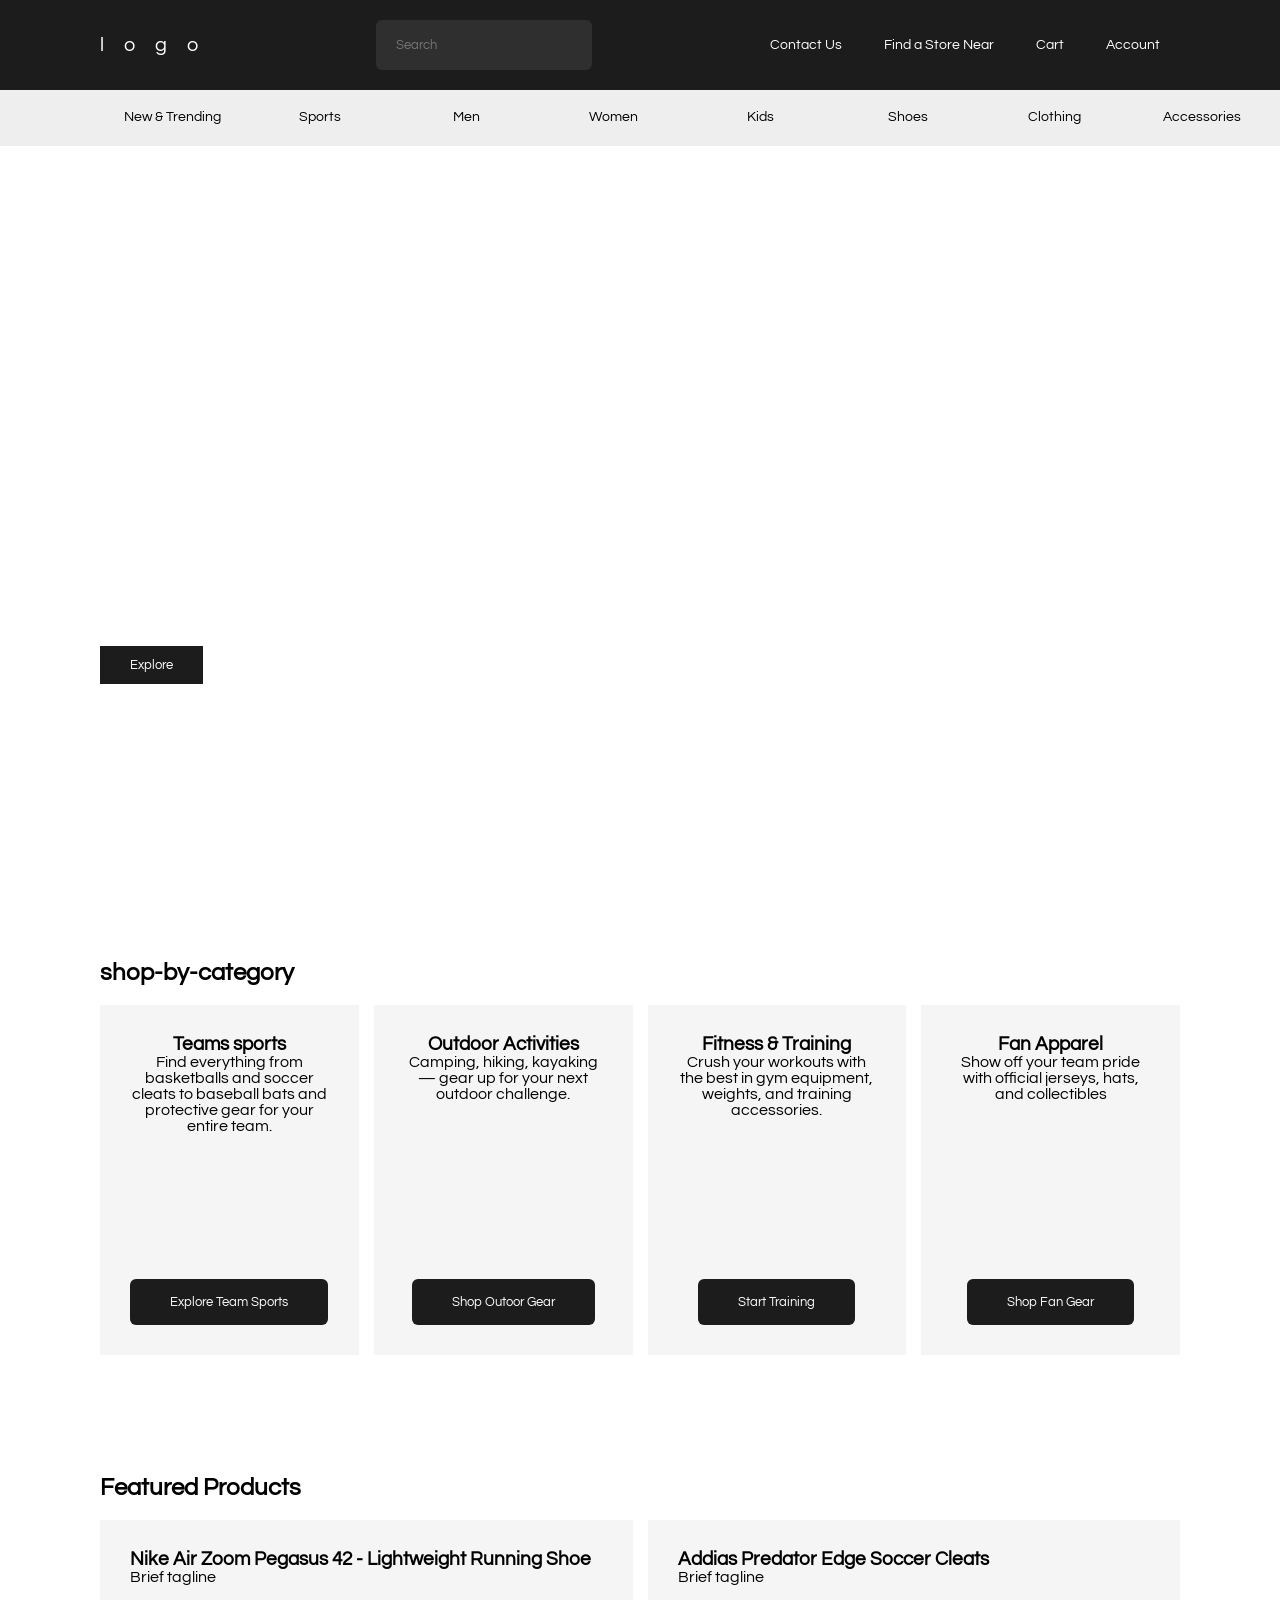
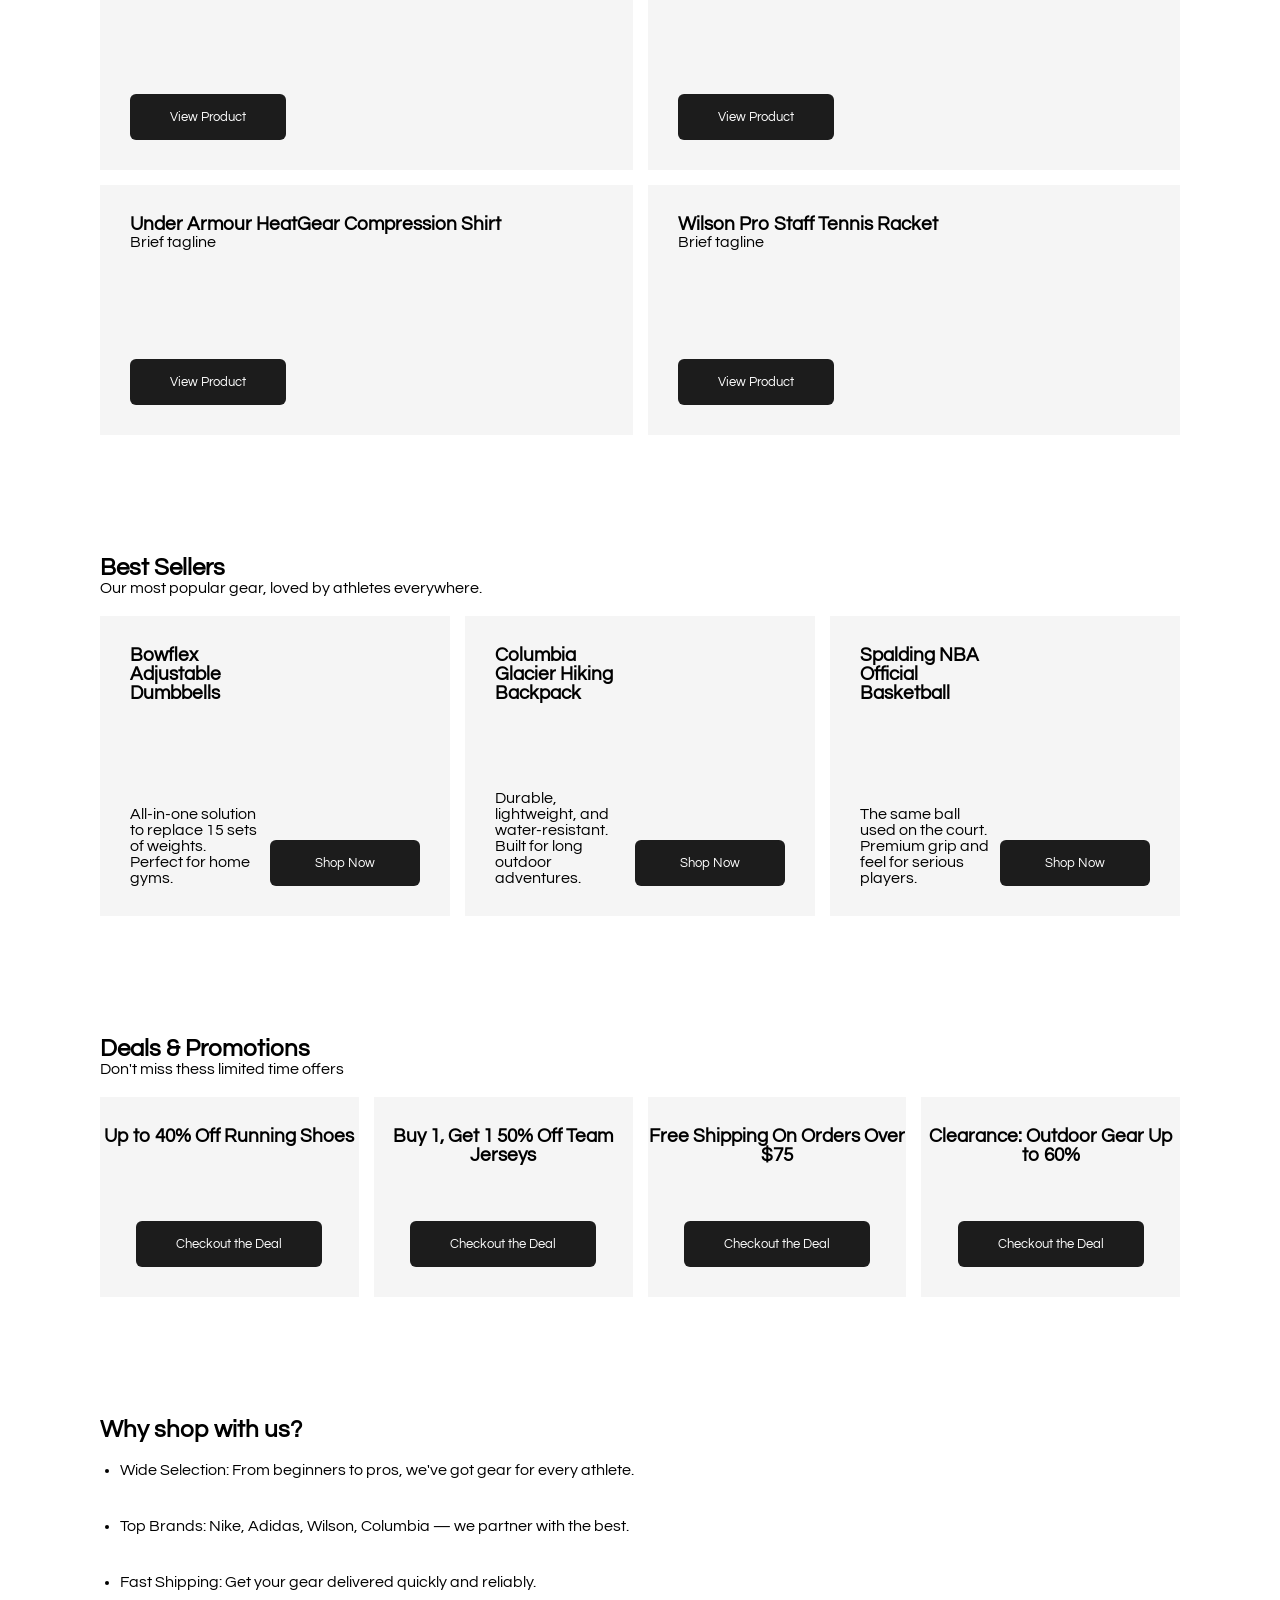
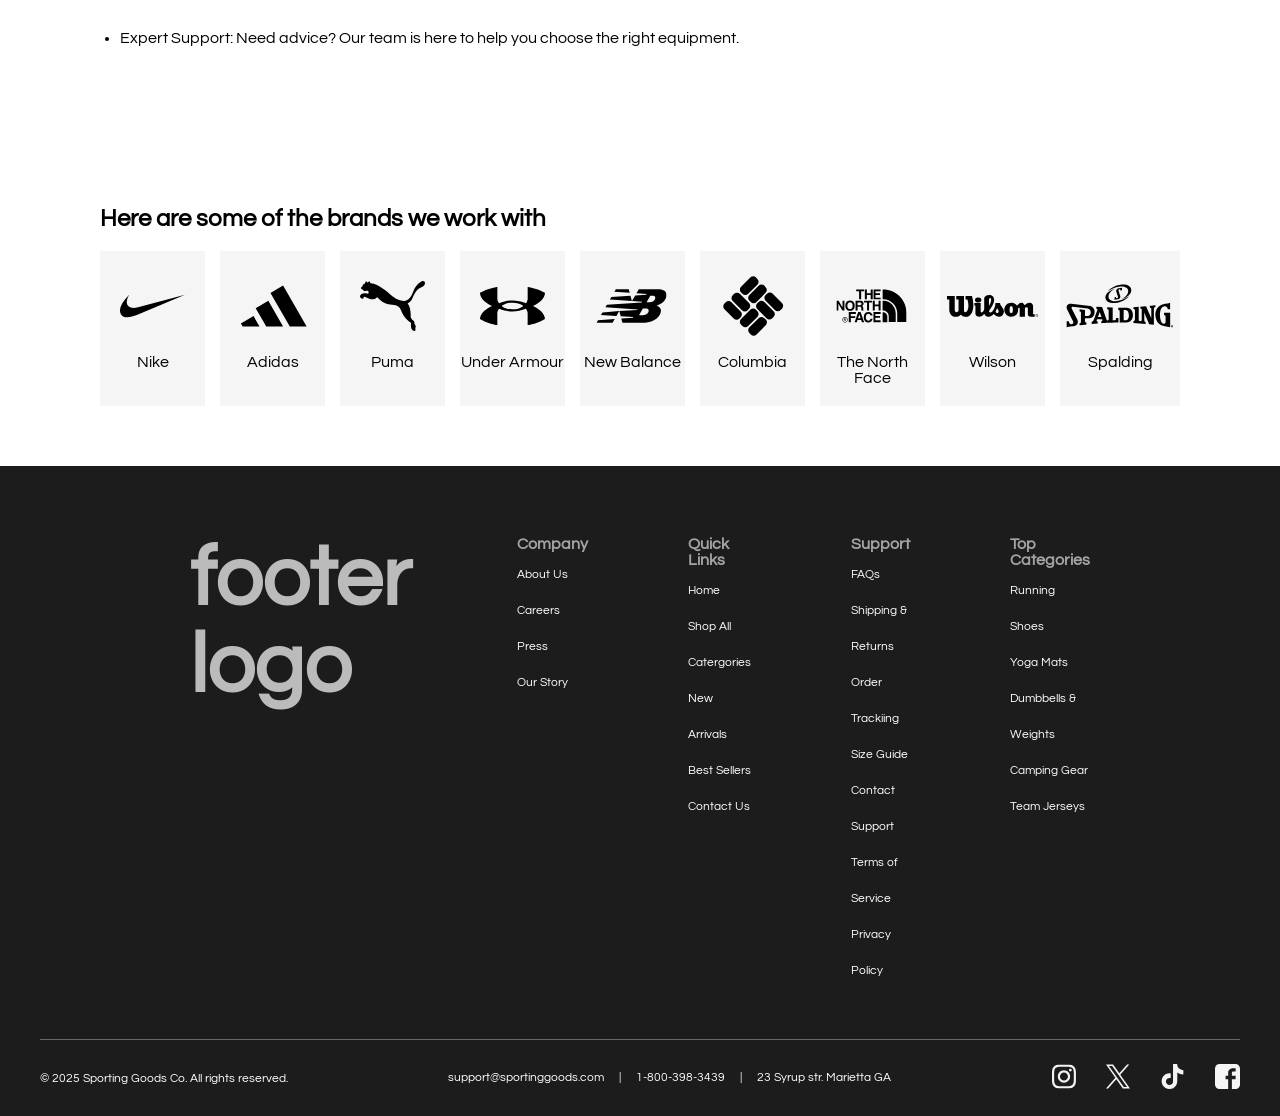
<file: index.html>
<!-- Author: Oluwaperosayemi Adetunji
Explantion: This is the homepage, where the bulk of general content can be found and all other content is linked to. -->

<!DOCTYPE html>
<html lang="en">
<head>
    <meta charset="UTF-8">
    <meta name="viewport" content="width=device-width, initial-scale=1.0">
    <link rel="stylesheet" href="css/typography.css">
    <link rel="stylesheet" href="css/nav-footer-styles.css">
    <link rel="stylesheet" href="css/index-styles.css">
    <script src="JS/navcheck.js" defer></script>
    <title>Home</title>
</head>
<body>
    <header>
        <!-- NAV 1 -->
        <nav id="nav1" class="nav">
            <section class="logo"><a href="index.html">logo</a></section>

            <section class="search-bar">
                <input type="text" placeholder="Search" >
            </section>

            <!-- Nav1 links -->
            <section>
                <ul>
                    <li><a href="contact.html">Contact Us</a></li>
                    <li><a href="">Find a Store Near</a></li>
                    <li><a href="cart.html">Cart</a></li>
                    <li><a href="account.html">Account</a></li>
                </ul>
            </section>
        </nav>


        <!-- NAV 2 -->
        <nav id="nav2" class="nav">
            <!-- Nav2 links -->
            <ul>
                <li><input type="checkbox" id="new-and-trending" class="toggle-checkbox"><label for="new-and-trending">New & Trending</label></li>
                <li><input type="checkbox" id="sports" class="toggle-checkbox"><label for="sports">Sports</label></li>
                <li><input type="checkbox" id="men" class="toggle-checkbox"><label for="men">Men</label></li>
                <li><input type="checkbox" id="women" class="toggle-checkbox"><label for="women">Women</label></li>
                <li><input type="checkbox" id="kids" class="toggle-checkbox"><label for="kids">Kids</label></li>
                <li><input type="checkbox" id="shoes" class="toggle-checkbox"><label for="shoes">Shoes</label></li>
                <li><input type="checkbox" id="clothing" class="toggle-checkbox"><label for="clothing">Clothing</label></li>
                <li><input type="checkbox" id="accessories" class="toggle-checkbox"><label for="accessories">Accessories</label></li>
                <li><input type="checkbox" id="outdoor" class="toggle-checkbox"><label for="outdoor">Outdoor</label></li>
                <li><input type="checkbox" id="equipment" class="toggle-checkbox"><label for="equipment">Equipment</label></li>
            </ul>


            <!-- NAV2 BANNERS -->
            <!-- New & Trending -->
            <div class="newandt-banner">
                <h3>New and Trending</h3>
                <section>
                    <div>
                        <h4><a href="#">Seasonal Highlights</a></h4>
                        <ul>
                            <li><a href="#">Spring 2025</a></li>
                            <li><a href="#">Fresh Arrivals</a></li>
                            <li><a href="#">Just Dropped</a></li>
                            <li><a href="#">Seasonal Picks</a></li>
                            <li><a href="#">Limited Edition</a></li>
                        </ul>
                    </div>

                    <div>
                        <h4><a href="#">Most Popular</a></h4>
                        <ul>
                            <li><a href="#">Trending Styles</a></li>
                            <li><a href="#">Best Sellers</a></li>
                            <li><a href="#">Back in Stock</a></li>
                            <li><a href="#">Customer Favorites</a></li>
                            <li><a href="#">Staff Picks</a></li>
                        </ul>
                    </div>

                    <div>
                        <h4><a href="#">Deals & Exclusives</a></h4>
                        <ul>
                            <li><a href="#">Online Exclusives</a></li>
                            <li><a href="#">Flash Deals</a></li>
                            <li><a href="#">Today Only</a></li>
                            <li><a href="#">Clearance</a></li>
                            <li><a href="#">Last Chance</a></li>
                        </ul>
                    </div>
                </section>
            </div>

            <!-- Sports -->
            <div class="sports-banner">
            <h3>Sports</h3>
                <section>
                    <div>
                        <h4><a href="#">Training & Outdoors</a></h4>
                        <ul>
                            <li><a href="#">Running</a></li>
                            <li><a href="#">Training & Gym</a></li>
                            <li><a href="#">Yoga & Studio</a></li>
                            <li><a href="#">Cycling</a></li>
                            <li><a href="#">Hiking</a></li>
                        </ul>
                    </div>

                    <div>
                        <h4><a href="#">Team Sports</a></h4>
                        <ul>
                            <li><a href="#">Basketball</a></li>
                            <li><a href="#">Soccer</a></li>
                            <li><a href="#">Baseball</a></li>
                            <li><a href="#">Tennis</a></li>
                            <li><a href="#">Golf</a></li>
                        </ul>
                    </div>        

                    <div>
                        <h4><a href="#">Specialty Gear</a></h4>
                        <ul>
                            <li><a href="#">Swim & Surf</a></li>
                            <li><a href="#">Winter Sports</a></li>
                            <li><a href="#">Protective Gear</a></li>
                            <li><a href="#">Sport Accessories</a></li>
                            <li><a href="#">Fan Shop</a></li>
                        </ul>
                    </div>
                </section>
            </div>

            <!-- Men -->
            <div class="men-banner">
                <h3>Men</h3>
                <section>
                    <div>
                        <h4><a href="#">Style Focus</a></h4>
                        <ul>
                            <li><a href="#">New Arrivals</a></li>
                            <li><a href="#">Seasonal Picks</a></li>
                            <li><a href="#">Everyday Basics</a></li>
                            <li><a href="#">Workwear</a></li>
                            <li><a href="#">Streetwear</a></li>
                        </ul>
                    </div>

                    <div>
                        <h4><a href="#">Clothing Essentials</a></h4>
                        <ul>
                            <li><a href="#">Shirts & Polos</a></li>
                            <li><a href="#">Jackets & Coats</a></li>
                            <li><a href="#">Jeans</a></li>
                            <li><a href="#">Loungewear</a></li>
                            <li><a href="#">Activewear</a></li>
                        </ul>
                    </div>

                    <div>
                        <h4><a href="#">Formal & Extras</a></h4>
                        <ul>
                            <li><a href="#">Suits & Formal</a></li>
                            <li><a href="#">Shoes</a></li>
                            <li><a href="#">Accessories</a></li>
                            <li><a href="#">Trending Now</a></li>
                            <li><a href="#">Best Sellers</a></li>
                        </ul>
                    </div>
                </section>
            </div>

            <!-- Women -->
            <div class="women-banner">
                <h3>Women</h3>
                <section>
                    <div>
                        <h4><a href="#">Style Focus</a></h4>
                        <ul>
                            <li><a href="#">New This Season</a></li>
                            <li><a href="#">Trending Styles</a></li>
                            <li><a href="#">Everyday Wear</a></li>
                            <li><a href="#">Workwear</a></li>
                            <li><a href="#">Evening Outfits</a></li>
                        </ul>
                    </div>

                    <div>
                        <h4><a href="#">Clothing Essentials</a></h4>
                        <ul>
                            <li><a href="#">Dresses</a></li>
                            <li><a href="#">Tops & Blouses</a></li>
                            <li><a href="#">Skirts & Pants</a></li>
                            <li><a href="#">Outerwear</a></li>
                            <li><a href="#">Activewear</a></li>
                        </ul>
                    </div>

                    <div>
                        <h4><a href="#">Shoes & Accessories</a></h4>
                        <ul>
                            <li><a href="#">Shoes</a></li>
                            <li><a href="#">Accessories</a></li>
                            <li><a href="#">Jewelry</a></li>
                            <li><a href="#">Loungewear</a></li>
                            <li><a href="#">Best Sellers</a></li>
                        </ul>
                    </div>
                </section>
            </div>

            <!-- Kids -->
            <div class="kids-banner">
                <h3>Kids</h3>
                <section>
                    <div>
                        <h4><a href="#">By Age</a></h4>
                        <ul>
                            <li><a href="#">Baby (0-2)</a></li>
                            <li><a href="#">Toddler (2-5)</a></li>
                            <li><a href="#">Boys (6-12)</a></li>
                            <li><a href="#">Girls (6-12)</a></li>
                            <li><a href="#">Teens</a></li>
                        </ul>
                    </div>

                    <div>
                        <h4><a href="#">Daily Wear</a></h4>
                        <ul>
                            <li><a href="#">School Uniforms</a></li>
                            <li><a href="#">Playwear</a></li>
                            <li><a href="#">Sportswear</a></li>
                            <li><a href="#">Shoes</a></li>
                            <li><a href="#">Accessories</a></li>
                        </ul>
                    </div>

                    <div>
                        <h4><a href="#">Special Picks</a></h4>
                        <ul>
                            <li><a href="#">Seasonal Picks</a></li>
                            <li><a href="#">Matching Outfits</a></li>
                            <li><a href="#">Toys & Games</a></li>
                            <li><a href="#">Back to School</a></li>
                            <li><a href="#">Best Sellers</a></li>
                        </ul>
                    </div>
                </section>
            </div>

            <!-- Shoes -->
            <div class="shoes-banner">
                <h3>Shoes</h3>
                <section>
                    <div>
                        <h4><a href="#">Sport & Casual</a></h4>
                        <ul>
                            <li><a href="#">Sneakers</a></li>
                            <li><a href="#">Running Shoes</a></li>
                            <li><a href="#">Sports Shoes</a></li>
                            <li><a href="#">Boots</a></li>
                            <li><a href="#">Sandals</a></li>
                        </ul>
                    </div>

                    <div>
                        <h4><a href="#">Formal & Dress</a></h4>
                        <ul>
                            <li><a href="#">Heels</a></li>
                            <li><a href="#">Flats</a></li>
                            <li><a href="#">Loafers</a></li>
                            <li><a href="#">Dress Shoes</a></li>
                            <li><a href="#">Slides & Slippers</a></li>
                        </ul>
                    </div>

                    <div>
                        <h4><a href="#">Highlights</a></h4>
                        <ul>
                            <li><a href="#">New Arrivals</a></li>
                            <li><a href="#">Seasonal Picks</a></li>
                            <li><a href="#">Trending Now</a></li>
                            <li><a href="#">Wide Fit</a></li>
                            <li><a href="#">Limited Editions</a></li>
                        </ul>
                    </div>
                </section>
            </div>

            <!-- Clothing -->
            <div class="clothing-banner">
                <h3>Clothing</h3>
                <section>
                    <div>
                        <h4><a href="#">Tops & Outerwear</a></h4>
                        <ul>
                            <li><a href="#">Tops</a></li>
                            <li><a href="#">Shirts</a></li>
                            <li><a href="#">Sweaters & Hoodies</a></li>
                            <li><a href="#">Jackets & Coats</a></li>
                            <li><a href="#">Dresses</a></li>
                        </ul>
                    </div>

                    <div>
                        <h4><a href="#">Bottoms</a></h4>
                        <ul>
                            <li><a href="#">Pants</a></li>
                            <li><a href="#">Shorts</a></li>
                            <li><a href="#">Skirts</a></li>
                            <li><a href="#">Denim</a></li>
                            <li><a href="#">Loungewear</a></li>
                        </ul>
                    </div>

                    <div>
                        <h4><a href="#">Special Picks</a></h4>
                        <ul>
                            <li><a href="#">Activewear</a></li>
                            <li><a href="#">Workwear</a></li>
                            <li><a href="#">Seasonal Picks</a></li>
                            <li><a href="#">Trending Now</a></li>
                            <li><a href="#">Best Sellers</a></li>
                        </ul>
                    </div>
                </section>
            </div>

            <!-- Accessories -->
            <div class="accessories-banner">
                <h3>Accessories</h3>
                <section>
                    <div>
                        <h4><a href="#">Daily Essentials</a></h4>
                        <ul>
                            <li><a href="#">Bags</a></li>
                            <li><a href="#">Wallets</a></li>
                            <li><a href="#">Belts</a></li>
                            <li><a href="#">Hats & Caps</a></li>
                            <li><a href="#">Scarves</a></li>
                        </ul>
                    </div>

                    <div>
                        <h4><a href="#">Fashion Picks</a></h4>
                        <ul>
                            <li><a href="#">Jewelry</a></li>
                            <li><a href="#">Watches</a></li>
                            <li><a href="#">Sunglasses</a></li>
                            <li><a href="#">Hair Accessories</a></li>
                            <li><a href="#">Socks & Ties</a></li>
                        </ul>
                    </div>

                    <div>
                        <h4><a href="#">Special Extras</a></h4>
                        <ul>
                            <li><a href="#">Gloves</a></li>
                            <li><a href="#">Tech Accessories</a></li>
                            <li><a href="#">Travel Gear</a></li>
                            <li><a href="#">Seasonal Picks</a></li>
                            <li><a href="#">Trending Now</a></li>
                        </ul>
                    </div>
                </section>
            </div>

            <!-- Outdoor -->
            <div class="outdoor-banner">
                <h3>Outdoor</h3>
                <section>
                    <div>
                        <h4><a href="#">Adventure Gear</a></h4>
                        <ul>
                            <li><a href="#">Hiking Gear</a></li>
                            <li><a href="#">Camping Essentials</a></li>
                            <li><a href="#">Climbing</a></li>
                            <li><a href="#">Fishing</a></li>
                            <li><a href="#">Backpacks</a></li>
                        </ul>
                    </div>

                    <div>
                        <h4><a href="#">Seasonal Sports</a></h4>
                        <ul>
                            <li><a href="#">Running Trail</a></li>
                            <li><a href="#">Swim & Water</a></li>
                            <li><a href="#">Winter Gear</a></li>
                            <li><a href="#">Outdoor Footwear</a></li>
                            <li><a href="#">Outerwear</a></li>
                        </ul>
                    </div>

                    <div>
                        <h4><a href="#">Tech & Tools</a></h4>
                        <ul>
                            <li><a href="#">Tents & Shelters</a></li>
                            <li><a href="#">Portable Lighting</a></li>
                            <li><a href="#">Tech & Gadgets</a></li>
                            <li><a href="#">Seasonal Picks</a></li>
                            <li><a href="#">Best Sellers</a></li>
                        </ul>
                    </div>
                </section>
            </div>

            <!-- Equipment -->
            <div class="equipment-banner">
                <h3>Equipment</h3>
                <section>
                    <div>
                        <h4><a href="#">Training Gear</a></h4>
                        <ul>
                            <li><a href="#">Fitness Machines</a></li>
                            <li><a href="#">Weights & Dumbbells</a></li>
                            <li><a href="#">Resistance Bands</a></li>
                            <li><a href="#">Yoga Mats</a></li>
                            <li><a href="#">Training Gear</a></li>
                        </ul>
                    </div>

                    <div>
                        <h4><a href="#">Sports Equipment</a></h4>
                        <ul>
                            <li><a href="#">Protective Equipment</a></li>
                            <li><a href="#">Team Sports Gear</a></li>
                            <li><a href="#">Rackets & Bats</a></li>
                            <li><a href="#">Balls & Nets</a></li>
                            <li><a href="#">Cycling Equipment</a></li>
                        </ul>
                    </div>

                    <div>
                        <h4><a href="#">Recovery & Storage</a></h4>
                        <ul>
                            <li><a href="#">Recovery Tools</a></li>
                            <li><a href="#">Bags & Storage</a></li>
                            <li><a href="#">Tech Gadgets</a></li>
                            <li><a href="#">Seasonal Picks</a></li>
                            <li><a href="#">Trending Now</a></li>
                        </ul>
                    </div>
                </section>
            </div>
        </nav>


        <section class="banner">
            <div class="banner-content">
                <section>
                    <h1>Gear Up for Greatness</h1>
                    <p> Discover premium sporting goods, apparel, and equipment designed to elevate your performance<br>
                        whether you're hitting the gym, the field, or the outdoors.!</p>
                </section>

                <a href="">
                    <input type="button" value="Explore">
                </a>
            </div>
            <!-- <div class="banner-img-div">
                <img src="img/ski2.svg" alt="">
            </div> -->
        </section>
    </header>



    <!--************************************** MAIN ******************************************-->
    <main>
        <!-- SHOP BY CATEGORY -->
        <section class="shop-by-category main-section">
            <div class="main-section-div1">
                <h2>shop-by-category</h2>
            </div>

            <div class="main-section-div2">
                <section>
                    <div>
                        <h3>Teams sports</h3>
                        <p>Find everything from basketballs and soccer cleats to baseball bats and protective gear for your entire team.</p>
                    </div>
                    
                    <a href="">
                        <button>Explore Team Sports</button>
                    </a>
                </section>

                <section>
                    <div>
                        <h3>Outdoor Activities</h3>
                        <p>Camping, hiking, kayaking — gear up for your next outdoor challenge.</p>
                    </div>
                    
                    <a href="">
                        <button>Shop Outoor Gear</button>
                    </a>
                </section>

                <section>
                    <div>
                        <h3>Fitness & Training</h3>
                        <p>Crush your workouts with the best in gym equipment, weights, and training accessories.</p>
                    </div>
                    
                    <a href="">
                        <button>Start Training</button>
                    </a>
                </section>

                <section>
                    <div>
                        <h3>Fan Apparel</h3>
                        <p>Show off your team pride with official jerseys, hats, and collectibles</p>
                    </div>
                    
                    <a href="">
                        <button>Shop Fan Gear</button>
                    </a>
                </section>
            </div>
        </section>

        <!-- FEATURED PRODUCTS -->
        <section class="featured-products main-section">
            <div class="main-section-div1">
                <h2>Featured Products</h2>
            </div>

            <div class="main-section-div2">
                <section>
                    <div>
                        <h3>Nike Air Zoom Pegasus 42 - Lightweight Running Shoe</h3>
                        <p>Brief tagline</p>
                    </div>

                    <a href="">
                        <button>View Product</button>
                    </a>
                </section>

                <section>
                    <div>
                        <h3>Addias Predator Edge Soccer Cleats</h3>
                        <p>Brief tagline</p>
                    </div>

                    <a href="">
                        <button>View Product</button>
                    </a>
                </section>

                <section>
                    <div>
                        <h3>Under Armour HeatGear Compression Shirt</h3>
                        <p>Brief tagline</p>
                    </div>

                    <a href="">
                        <button>View Product</button>
                    </a>
                </section>

                <section>
                    <div>
                        <h3>Wilson Pro Staff Tennis Racket</h3>
                        <p>Brief tagline</p>
                    </div>

                    <a href="">
                        <button>View Product</button>
                    </a>
                </section>
            </div>
        </section>

        <!-- BEST SELLERS -->
        <section class="best-sellers main-section">
            <div class="main-section-div1">
                <h2>Best Sellers</h2>
                <p>Our most popular gear, loved by athletes everywhere.</p>
            </div>

            <div class="main-section-div2">
                <section>
                    <div>
                        <h3>Bowflex Adjustable Dumbbells</h3>
                        <p>All-in-one solution to replace 15 sets <br>
                             of weights. Perfect for home gyms.</p>
                    </div>
                    <a href=""><button>Shop Now</button></a>
                </section>
                
                <section>
                    <div>
                        <h3>Columbia Glacier Hiking Backpack</h3>
                        <p>Durable, lightweight, and water-resistant. Built for long outdoor adventures.</p>
                    </div>
                    <a href=""><button>Shop Now</button></a>
                </section>
                
                <section>
                    <div>
                        <h3>Spalding NBA Official Basketball</h3>
                        <p>The same ball used on the court. <br>
                            Premium grip and feel for serious players.</p>
                    </div>
                    <a href=""><button>Shop Now</button></a>
                </section>
            </div>
        </section>

        <!-- DEALS & PROMOTIONS -->
        <section class="deals-and-promotions main-section">
            <div class="main-section-div1">
                <h2>Deals & Promotions</h2>
                <p>Don't miss thess limited time offers</p>
            </div>

            <div class="main-section-div2">
                <section>
                    <div>
                        <h3>Up to 40% Off Running Shoes</h3>
                        <p></p>
                    </div>

                    <a href="">
                        <button>Checkout the Deal</button>
                    </a>
                </section>

                <section>
                    <div>
                        <h3>Buy 1, Get 1 50% Off Team Jerseys</h3>
                        <p></p>
                    </div>

                    <a href="">
                        <button>Checkout the Deal</button>
                    </a>
                </section>

                <section>
                    <div>
                        <h3>Free Shipping On Orders Over $75</h3>
                        <p></p>
                    </div>

                    <a href="">
                        <button>Checkout the Deal</button>
                    </a>
                </section>

                <section>
                    <div>
                        <h3>Clearance: Outdoor Gear Up to 60%</h3>
                        <p></p>
                    </div>

                    <a href="">
                        <button>Checkout the Deal</button>
                    </a>
                </section>
            </div>
        </section>
        
        <!-- WHY SHOP WITH US -->
        <section class="why-shop-with-us main-section">
            <div class="main-section-div1">
                <h2>Why shop with us?</h2>
            </div>
    
            <ul>
                <li><p><span>Wide Selection: </span>From beginners to pros, we've got gear for every athlete.</p></li>
                <li><p><span>Top Brands: </span>Nike, Adidas, Wilson, Columbia — we partner with the best.</p></li>
                <li><p><span>Fast Shipping: </span>Get your gear delivered quickly and reliably.</p></li>
                <li><p><span>Expert Support: </span>Need advice? Our team is here to help you choose the right equipment.</p></li>
            </ul>
        </section>

        <!-- POPULAR BRANDS -->
        <section class="popular-brands main-section">
            <div class="main-section-div1">
                <h2>Here are some of the brands we work with</h2>
            </div>
    
            <div class="main-section-div2">
                <section><div class="brand-logos"><img src="img/brand-logos/simple-icons_nike.svg" alt=""></div><div>Nike</div></section>
                <section><div class="brand-logos"><img src="img/brand-logos/gg_adidas.svg" alt=""></div><div>Adidas</div></section>
                <section><div class="brand-logos"><img src="img/brand-logos/simple-icons_puma.svg" alt=""></div><div>Puma</div></section>
                <section><div class="brand-logos"><img src="img/brand-logos/simple-icons_underarmour.svg" alt=""></div><div>Under Armour</div></section>
                <section><div class="brand-logos"><img src="img/brand-logos/simple-icons_newbalance.svg" alt=""></div><div>New Balance</div></section>
                <section><div class="brand-logos"><img src="img/brand-logos/Columbia Sportswear_idzWXJGvlf_0 1.svg" alt=""></div><div>Columbia</div></section>
                <section><div class="brand-logos"><img src="img/brand-logos/simple-icons_thenorthface.svg" alt=""></div><div>The North Face</div></section>
                <section><div class="brand-logos"><img src="img/brand-logos/wilson-seeklogo 1.svg" alt=""></div><div>Wilson</div></section>
                <section><div class="brand-logos"><img src="img/brand-logos/Spalding_idYW4C8dlO_1 1.svg" alt=""></div><div>Spalding</div></section>
            </div>            
        </section>
    </main>



    <!--************************************** FOOTER ******************************************-->
    <footer>
        <section class="footer-sections footer-top">
            <h1>footer logo</h1>

            <div class="footer-links">
                <Section class="company footer-top-sections">
                    <h4>Company</h4>
    
                    <ul>
                            <li><a href="">About Us</a></li>
                            <li><a href="">Careers</a></li>
                            <li><a href="">Press</a></li>
                            <li><a href="">Our Story</a></li>
                    </ul>
                </Section>
    
                <Section class="quick-links footer-top-sections">
                    <h4>Quick Links</h4>
    
                    <ul>
                        <li><a href="">Home</a></li>
                        <li><a href="">Shop All</a></li>
                        <li><a href="">Catergories</a></li>
                        <li><a href="">New Arrivals</a></li>
                        <li><a href="">Best Sellers</a></li>
                        <li><a href="">Contact Us</a></li>
                    </ul>
                </Section>
    
                <Section class="support footer-top-sections">
                    <h4>Support</h4>
    
                    <ul>
                        <li><a href="">FAQs</a></li>
                        <li><a href="">Shipping & Returns</a></li>
                        <li><a href="">Order Trackiing</a></li>
                        <li><a href="">Size Guide</a></li>
                        <li><a href="">Contact Support</a></li>
                        <li><a href="">Terms of Service</a></li>
                        <li><a href="">Privacy Policy</a></li>
                    </ul>
                </Section>
    
                <Section class="footer-top-sections">
                    <h4>Top Categories</h4>
        
                    <ul>
                        <li><a href="">Running Shoes</a></li>
                        <li><a href="">Yoga Mats</a></li>
                        <li><a href="">Dumbbells & Weights</a></li>
                        <li><a href="">Camping Gear</a></li>
                        <li><a href="">Team Jerseys</a></li>
                    </ul>
                </Section>

                <!-- <section class="resources footer-top-sections">
                    <h4>Resources</h4>
                    <ul>
                        <li><a href="">Blog</a></li>
                        <li><a href="">Buying Guides</a></li>
                        <li><a href="">Gift Cards</a></li>
                        <li><a href="">Affiliate Program</a></li>
                    </ul>
                </section>

                <section class="services footer-top-sections">
                    <h4>Services</h4>
                    <ul>
                        <li><a href="">Personal Training</a></li>
                        <li><a href="">Equipment Rental</a></li>
                        <li><a href="">Custom Orders</a></li>
                        <li><a href="">Corporate Packages</a></li>
                    </ul>
                </section> -->
            </div>
        </section>
        
        <section class="footer-sections footer-bottom">
            <p>© 2025 Sporting Goods Co. All rights reserved.</p>

            <div class="contact-us">
                <!-- <h4>Contact Us</h4> -->
    
                <ul>
                    <li><a href="">support@sportinggoods.com</a></li> |
                    <li><a href="">1-800-398-3439</a></li> |
                    <li><a href="">23 Syrup str. Marietta GA</a></li>
                </ul>
            </div>

            <ul class="social-media-links">
                <li><a href=""><img src="img/social-link-logos/logos-white/Logo Instagram.svg" alt="Instagram"></a></li>
                <li><a href=""><img src="img/social-link-logos/logos-white/X Logo.svg" alt="x"></a></li>
                <li><a href=""><img src="img/social-link-logos/logos-white/cib_tiktok.svg" alt="TikTok"></a></li>
                <li><a href=""><img src="img/social-link-logos/logos-white/brandico_facebook-rect-1.svg" alt="facebook"></a></li>
            </ul>
        </section>
    </footer>
</body>
</html>
</file>
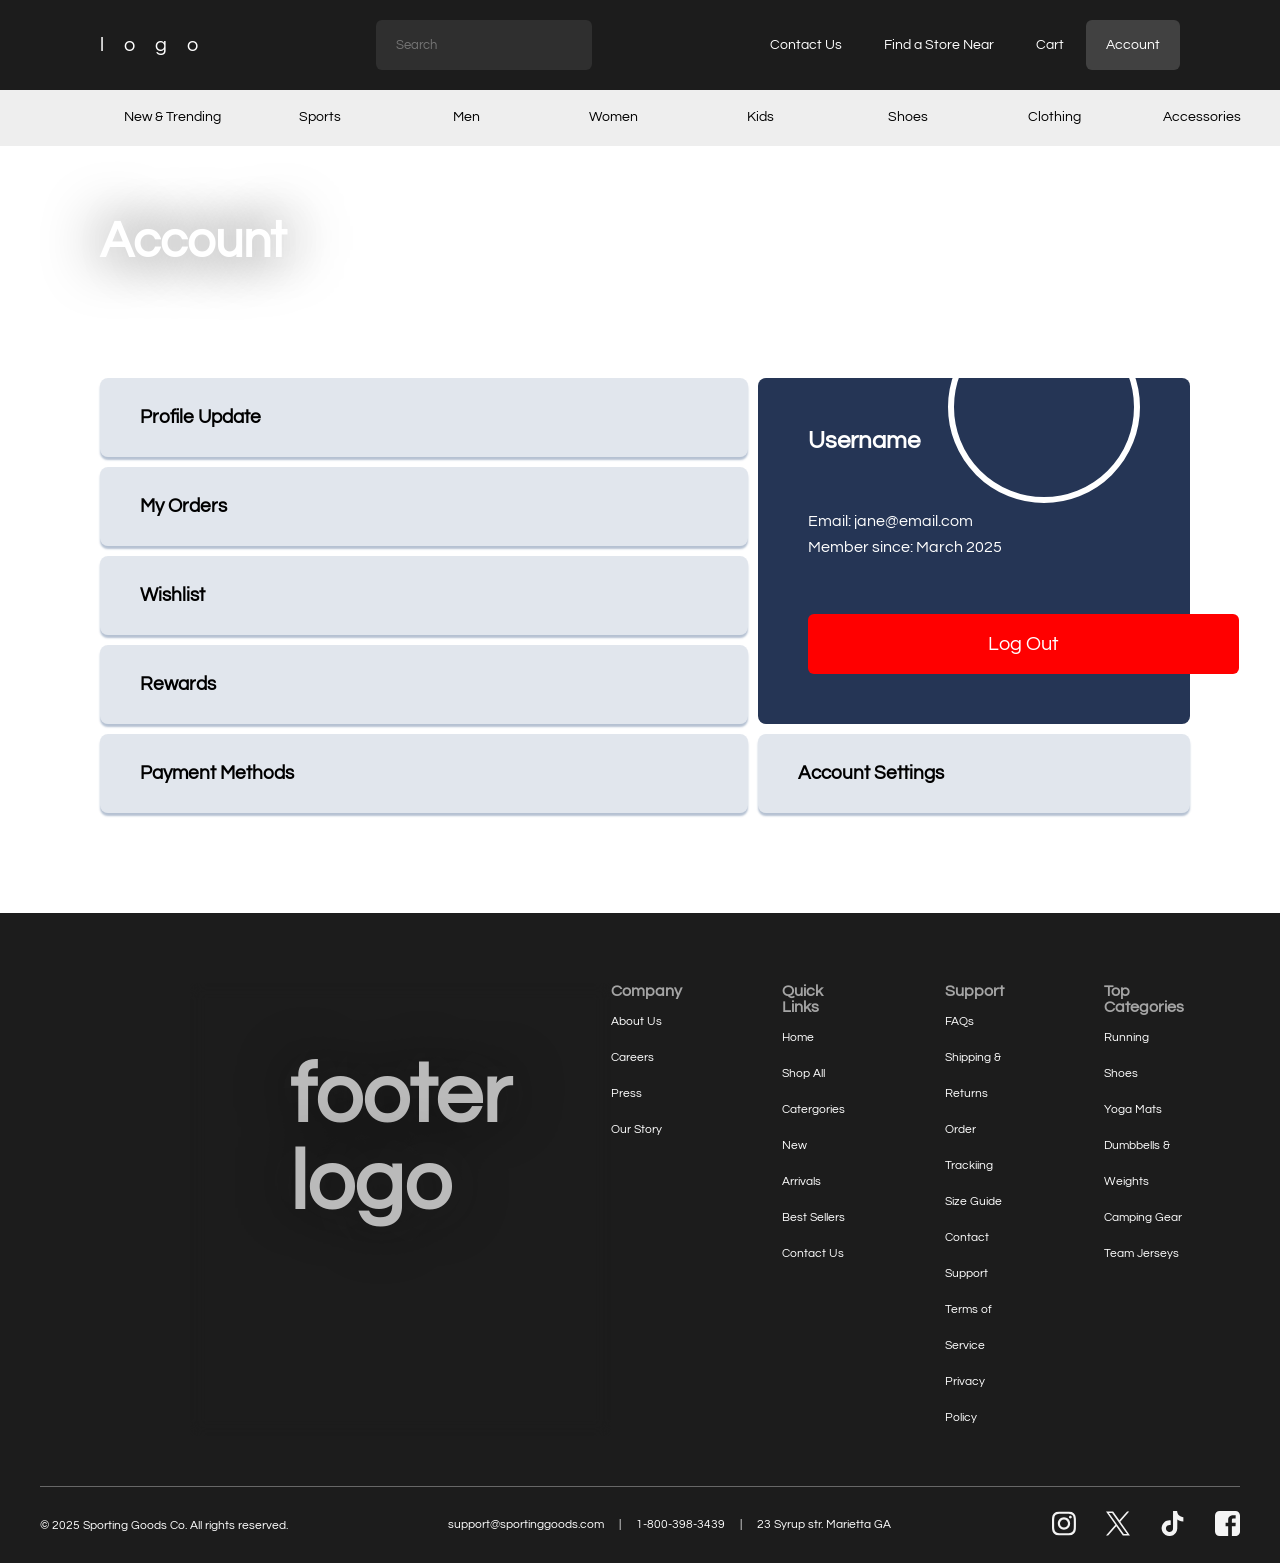
<file: account.html>
<!-- Author: Oluwaperosayemi Adetunji
Explantion: This is the account page, where saved user data is displayed from the user to see or edit. -->

<!DOCTYPE html>
<html lang="en">
<head>
    <meta charset="UTF-8">
    <meta name="viewport" content="width=device-width, initial-scale=1.0">
    <link rel="stylesheet" href="css/typography.css">
    <link rel="stylesheet" href="css/nav-footer-styles.css">
    <link rel="stylesheet" href="css/animation.css">
    <link rel="stylesheet" href="css/account-styles.css">
    <script src="JS/navcheck.js" defer></script>
    <script src="JS/animation.js" defer></script>
    <title>account</title>
</head>
<body>
    <!--************************************** HEADER ******************************************-->
    <header>
        <!-- NAV 1 -->
        <nav id="nav1" class="nav">
            <section class="logo"><a href="index.html">logo</a></section>

            <section class="search-bar" action="cart.html">
                <input type="text" placeholder="Search" >
            </section>

            <!-- Nav1 links -->
            <section>
                <ul>
                    <li><a href="contact.html">Contact Us</a></li>
                    <li><a href="">Find a Store Near</a></li>
                    <li><a href="cart.html">Cart</a></li>
                    <li><a href="" style="background-color: #414141;">Account</a></li>
                </ul>
            </section>
        </nav>


        <!-- NAV 2 -->
        <nav id="nav2" class="nav">
            <!-- Nav2 links -->
            <ul>
                <li><input type="checkbox" id="new-and-trending" class="toggle-checkbox"><label for="new-and-trending">New & Trending</label></li>
                <li><input type="checkbox" id="sports" class="toggle-checkbox"><label for="sports">Sports</label></li>
                <li><input type="checkbox" id="men" class="toggle-checkbox"><label for="men">Men</label></li>
                <li><input type="checkbox" id="women" class="toggle-checkbox"><label for="women">Women</label></li>
                <li><input type="checkbox" id="kids" class="toggle-checkbox"><label for="kids">Kids</label></li>
                <li><input type="checkbox" id="shoes" class="toggle-checkbox"><label for="shoes">Shoes</label></li>
                <li><input type="checkbox" id="clothing" class="toggle-checkbox"><label for="clothing">Clothing</label></li>
                <li><input type="checkbox" id="accessories" class="toggle-checkbox"><label for="accessories">Accessories</label></li>
                <li><input type="checkbox" id="outdoor" class="toggle-checkbox"><label for="outdoor">Outdoor</label></li>
                <li><input type="checkbox" id="equipment" class="toggle-checkbox"><label for="equipment">Equipment</label></li>
            </ul>


            <!-- NAV2 BANNERS -->
            <!-- New & Trending -->
            <div class="newandt-banner">
                <h3>New and Trending</h3>
                <section>
                    <div>
                        <h4><a href="#">Seasonal Highlights</a></h4>
                        <ul>
                            <li><a href="#">Spring 2025</a></li>
                            <li><a href="#">Fresh Arrivals</a></li>
                            <li><a href="#">Just Dropped</a></li>
                            <li><a href="#">Seasonal Picks</a></li>
                            <li><a href="#">Limited Edition</a></li>
                        </ul>
                    </div>

                    <div>
                        <h4><a href="#">Most Popular</a></h4>
                        <ul>
                            <li><a href="#">Trending Styles</a></li>
                            <li><a href="#">Best Sellers</a></li>
                            <li><a href="#">Back in Stock</a></li>
                            <li><a href="#">Customer Favorites</a></li>
                            <li><a href="#">Staff Picks</a></li>
                        </ul>
                    </div>

                    <div>
                        <h4><a href="#">Deals & Exclusives</a></h4>
                        <ul>
                            <li><a href="#">Online Exclusives</a></li>
                            <li><a href="#">Flash Deals</a></li>
                            <li><a href="#">Today Only</a></li>
                            <li><a href="#">Clearance</a></li>
                            <li><a href="#">Last Chance</a></li>
                        </ul>
                    </div>
                </section>
            </div>

            <!-- Sports -->
            <div class="sports-banner">
            <h3>Sports</h3>
                <section>
                    <div>
                        <h4><a href="#">Training & Outdoors</a></h4>
                        <ul>
                            <li><a href="#">Running</a></li>
                            <li><a href="#">Training & Gym</a></li>
                            <li><a href="#">Yoga & Studio</a></li>
                            <li><a href="#">Cycling</a></li>
                            <li><a href="#">Hiking</a></li>
                        </ul>
                    </div>

                    <div>
                        <h4><a href="#">Team Sports</a></h4>
                        <ul>
                            <li><a href="#">Basketball</a></li>
                            <li><a href="#">Soccer</a></li>
                            <li><a href="#">Baseball</a></li>
                            <li><a href="#">Tennis</a></li>
                            <li><a href="#">Golf</a></li>
                        </ul>
                    </div>

                    <div>
                        <h4><a href="#">Specialty Gear</a></h4>
                        <ul>
                            <li><a href="#">Swim & Surf</a></li>
                            <li><a href="#">Winter Sports</a></li>
                            <li><a href="#">Protective Gear</a></li>
                            <li><a href="#">Sport Accessories</a></li>
                            <li><a href="#">Fan Shop</a></li>
                        </ul>
                    </div>
                </section>
            </div>

            <!-- Men -->
            <div class="men-banner">
                <h3>Men</h3>
                <section>
                    <div>
                        <h4><a href="#">Style Focus</a></h4>
                        <ul>
                            <li><a href="#">New Arrivals</a></li>
                            <li><a href="#">Seasonal Picks</a></li>
                            <li><a href="#">Everyday Basics</a></li>
                            <li><a href="#">Workwear</a></li>
                            <li><a href="#">Streetwear</a></li>
                        </ul>
                    </div>

                    <div>
                        <h4><a href="#">Clothing Essentials</a></h4>
                        <ul>
                            <li><a href="#">Shirts & Polos</a></li>
                            <li><a href="#">Jackets & Coats</a></li>
                            <li><a href="#">Jeans</a></li>
                            <li><a href="#">Loungewear</a></li>
                            <li><a href="#">Activewear</a></li>
                        </ul>
                    </div>

                    <div>
                        <h4><a href="#">Formal & Extras</a></h4>
                        <ul>
                            <li><a href="#">Suits & Formal</a></li>
                            <li><a href="#">Shoes</a></li>
                            <li><a href="#">Accessories</a></li>
                            <li><a href="#">Trending Now</a></li>
                            <li><a href="#">Best Sellers</a></li>
                        </ul>
                    </div>
                </section>
            </div>

            <!-- Women -->
            <div class="women-banner">
                <h3>Women</h3>
                <section>
                    <div>
                        <h4><a href="#">Style Focus</a></h4>
                        <ul>
                            <li><a href="#">New This Season</a></li>
                            <li><a href="#">Trending Styles</a></li>
                            <li><a href="#">Everyday Wear</a></li>
                            <li><a href="#">Workwear</a></li>
                            <li><a href="#">Evening Outfits</a></li>
                        </ul>
                    </div>

                    <div>
                        <h4><a href="#">Clothing Essentials</a></h4>
                        <ul>
                            <li><a href="#">Dresses</a></li>
                            <li><a href="#">Tops & Blouses</a></li>
                            <li><a href="#">Skirts & Pants</a></li>
                            <li><a href="#">Outerwear</a></li>
                            <li><a href="#">Activewear</a></li>
                        </ul>
                    </div>

                    <div>
                        <h4><a href="#">Shoes & Accessories</a></h4>
                        <ul>
                            <li><a href="#">Shoes</a></li>
                            <li><a href="#">Accessories</a></li>
                            <li><a href="#">Jewelry</a></li>
                            <li><a href="#">Loungewear</a></li>
                            <li><a href="#">Best Sellers</a></li>
                        </ul>
                    </div>
                </section>
            </div>

            <!-- Kids -->
            <div class="kids-banner">
                <h3>Kids</h3>
                <section>
                    <div>
                        <h4><a href="#">By Age</a></h4>
                        <ul>
                            <li><a href="#">Baby (0-2)</a></li>
                            <li><a href="#">Toddler (2-5)</a></li>
                            <li><a href="#">Boys (6-12)</a></li>
                            <li><a href="#">Girls (6-12)</a></li>
                            <li><a href="#">Teens</a></li>
                        </ul>
                    </div>

                    <div>
                        <h4><a href="#">Daily Wear</a></h4>
                        <ul>
                            <li><a href="#">School Uniforms</a></li>
                            <li><a href="#">Playwear</a></li>
                            <li><a href="#">Sportswear</a></li>
                            <li><a href="#">Shoes</a></li>
                            <li><a href="#">Accessories</a></li>
                        </ul>
                    </div>

                    <div>
                        <h4><a href="#">Special Picks</a></h4>
                        <ul>
                            <li><a href="#">Seasonal Picks</a></li>
                            <li><a href="#">Matching Outfits</a></li>
                            <li><a href="#">Toys & Games</a></li>
                            <li><a href="#">Back to School</a></li>
                            <li><a href="#">Best Sellers</a></li>
                        </ul>
                    </div>
                </section>
            </div>

            <!-- Shoes -->
            <div class="shoes-banner">
                <h3>Shoes</h3>
                <section>
                    <div>
                        <h4><a href="#">Sport & Casual</a></h4>
                        <ul>
                            <li><a href="#">Sneakers</a></li>
                            <li><a href="#">Running Shoes</a></li>
                            <li><a href="#">Sports Shoes</a></li>
                            <li><a href="#">Boots</a></li>
                            <li><a href="#">Sandals</a></li>
                        </ul>
                    </div>

                    <div>
                        <h4><a href="#">Formal & Dress</a></h4>
                        <ul>
                            <li><a href="#">Heels</a></li>
                            <li><a href="#">Flats</a></li>
                            <li><a href="#">Loafers</a></li>
                            <li><a href="#">Dress Shoes</a></li>
                            <li><a href="#">Slides & Slippers</a></li>
                        </ul>
                    </div>

                    <div>
                        <h4><a href="#">Highlights</a></h4>
                        <ul>
                            <li><a href="#">New Arrivals</a></li>
                            <li><a href="#">Seasonal Picks</a></li>
                            <li><a href="#">Trending Now</a></li>
                            <li><a href="#">Wide Fit</a></li>
                            <li><a href="#">Limited Editions</a></li>
                        </ul>
                    </div>
                </section>
            </div>

            <!-- Clothing -->
            <div class="clothing-banner">
                <h3>Clothing</h3>
                <section>
                    <div>
                        <h4><a href="#">Tops & Outerwear</a></h4>
                        <ul>
                            <li><a href="#">Tops</a></li>
                            <li><a href="#">Shirts</a></li>
                            <li><a href="#">Sweaters & Hoodies</a></li>
                            <li><a href="#">Jackets & Coats</a></li>
                            <li><a href="#">Dresses</a></li>
                        </ul>
                    </div>

                    <div>
                        <h4><a href="#">Bottoms</a></h4>
                        <ul>
                            <li><a href="#">Pants</a></li>
                            <li><a href="#">Shorts</a></li>
                            <li><a href="#">Skirts</a></li>
                            <li><a href="#">Denim</a></li>
                            <li><a href="#">Loungewear</a></li>
                        </ul>
                    </div>

                    <div>
                        <h4><a href="#">Special Picks</a></h4>
                        <ul>
                            <li><a href="#">Activewear</a></li>
                            <li><a href="#">Workwear</a></li>
                            <li><a href="#">Seasonal Picks</a></li>
                            <li><a href="#">Trending Now</a></li>
                            <li><a href="#">Best Sellers</a></li>
                        </ul>
                    </div>
                </section>
            </div>

            <!-- Accessories -->
            <div class="accessories-banner">
                <h3>Accessories</h3>
                <section>
                    <div>
                        <h4><a href="#">Daily Essentials</a></h4>
                        <ul>
                            <li><a href="#">Bags</a></li>
                            <li><a href="#">Wallets</a></li>
                            <li><a href="#">Belts</a></li>
                            <li><a href="#">Hats & Caps</a></li>
                            <li><a href="#">Scarves</a></li>
                        </ul>
                    </div>

                    <div>
                        <h4><a href="#">Fashion Picks</a></h4>
                        <ul>
                            <li><a href="#">Jewelry</a></li>
                            <li><a href="#">Watches</a></li>
                            <li><a href="#">Sunglasses</a></li>
                            <li><a href="#">Hair Accessories</a></li>
                            <li><a href="#">Socks & Ties</a></li>
                        </ul>
                    </div>

                    <div>
                        <h4><a href="#">Special Extras</a></h4>
                        <ul>
                            <li><a href="#">Gloves</a></li>
                            <li><a href="#">Tech Accessories</a></li>
                            <li><a href="#">Travel Gear</a></li>
                            <li><a href="#">Seasonal Picks</a></li>
                            <li><a href="#">Trending Now</a></li>
                        </ul>
                    </div>
                </section>
            </div>

            <!-- Outdoor -->
            <div class="outdoor-banner">
                <h3>Outdoor</h3>
                <section>
                    <div>
                        <h4><a href="#">Adventure Gear</a></h4>
                        <ul>
                            <li><a href="#">Hiking Gear</a></li>
                            <li><a href="#">Camping Essentials</a></li>
                            <li><a href="#">Climbing</a></li>
                            <li><a href="#">Fishing</a></li>
                            <li><a href="#">Backpacks</a></li>
                        </ul>
                    </div>

                    <div>
                        <h4><a href="#">Seasonal Sports</a></h4>
                        <ul>
                            <li><a href="#">Running Trail</a></li>
                            <li><a href="#">Swim & Water</a></li>
                            <li><a href="#">Winter Gear</a></li>
                            <li><a href="#">Outdoor Footwear</a></li>
                            <li><a href="#">Outerwear</a></li>
                        </ul>
                    </div>

                    <div>
                        <h4><a href="#">Tech & Tools</a></h4>
                        <ul>
                            <li><a href="#">Tents & Shelters</a></li>
                            <li><a href="#">Portable Lighting</a></li>
                            <li><a href="#">Tech & Gadgets</a></li>
                            <li><a href="#">Seasonal Picks</a></li>
                            <li><a href="#">Best Sellers</a></li>
                        </ul>
                    </div>
                </section>
            </div>

            <!-- Equipment -->
            <div class="equipment-banner">
                <h3>Equipment</h3>
                <section>
                    <div>
                        <h4><a href="#">Training Gear</a></h4>
                        <ul>
                            <li><a href="#">Fitness Machines</a></li>
                            <li><a href="#">Weights & Dumbbells</a></li>
                            <li><a href="#">Resistance Bands</a></li>
                            <li><a href="#">Yoga Mats</a></li>
                            <li><a href="#">Training Gear</a></li>
                        </ul>
                    </div>

                    <div>
                        <h4><a href="#">Sports Equipment</a></h4>
                        <ul>
                            <li><a href="#">Protective Equipment</a></li>
                            <li><a href="#">Team Sports Gear</a></li>
                            <li><a href="#">Rackets & Bats</a></li>
                            <li><a href="#">Balls & Nets</a></li>
                            <li><a href="#">Cycling Equipment</a></li>
                        </ul>
                    </div>

                    <div>
                        <h4><a href="#">Recovery & Storage</a></h4>
                        <ul>
                            <li><a href="#">Recovery Tools</a></li>
                            <li><a href="#">Bags & Storage</a></li>
                            <li><a href="#">Tech Gadgets</a></li>
                            <li><a href="#">Seasonal Picks</a></li>
                            <li><a href="#">Trending Now</a></li>
                        </ul>
                    </div>
                </section>
            </div>
        </nav>


        <section class="banner">
            <div class="banner-content">
                <h1>Account</h1>
            </div>
        </section>
    </header>



    <!--************************************** MAIN ******************************************-->
    <main>

            <!--  PROFILE INFO  -->
            <section>
                <label for="profile-info"><h3>Profile Update</h3></label>
                <input type="checkbox" name="profile-info" id="profile-info">
                <ul>
                    <li>Change Username & Password</li>
                    <li>Update Personal Info</li>
                    <li>Manage you shipping and billing addressess</li>
                </ul>
            </section>
    
            <!-- MY ORDERS -->
            <section>
                <label for="my-orders"><h3>My Orders</h3></label>
                <input type="checkbox" name="my-orders" id="my-orders">
                <ul>
                    <li>Track Orders</li>
                    <li>Order History</li>
                    <li>Download Invoices</li>
                    <li>Returns</li>
                </ul>
            </section>
    
            <!-- WISHLIST -->
            <section>
                <label for="wishlist"><h3>Wishlist</h3></label>
                <input type="checkbox" name="wishlist" id="wishlist">
            </section>
    
            <!-- REWARDS & POINTS -->
            <section>
                <label for="rewards"><h3>Rewards</h3></label>
                <input type="checkbox" name="rewards" id="rewards">
            </section>
    
            <!-- PAYMENT METHODS -->
            <section>
                <label for="payment-meth"><h3>Payment Methods</h3></label>
                <input type="checkbox" name="payment-meth" id="payment-meth">
            </section>
    
            <!-- ACCOUNT SETTINGS -->
            <section>
                <label for="account-settings"><h3>Account Settings</h3></label>
                <input type="checkbox" name="account-settings" id="account-settings">
            </section>
        
            <section class="profile-card">
                <div class="profile">
                    <h2>Username</h2>
                    <div class="pfp-border">
                        <div class="pfp"></div>
                    </div>
                </div>

                <div class="profile-info">
                    <span>Email: <p>jane@email.com</p></span>
                    <span>Member since: <p>March 2025</p></span>
                </div>
                <!-- LOG OUT BUTTON -->
                <div class="logout-section">
                    <a href="login.html"><input type="button" value="Log Out" class="logout-btn"></a>
                </div>
            </section>
    </main>



    <!--************************************** FOOTER ******************************************-->
    <footer>
        <section class="footer-sections footer-top">
            <h1>footer logo</h1>

            <div class="footer-links">
                <Section class="company footer-top-sections">
                    <h4>Company</h4>
    
                    <ul>
                            <li><a href="">About Us</a></li>
                            <li><a href="">Careers</a></li>
                            <li><a href="">Press</a></li>
                            <li><a href="">Our Story</a></li>
                    </ul>
                </Section>
    
                <Section class="quick-links footer-top-sections">
                    <h4>Quick Links</h4>
    
                    <ul>
                        <li><a href="">Home</a></li>
                        <li><a href="">Shop All</a></li>
                        <li><a href="">Catergories</a></li>
                        <li><a href="">New Arrivals</a></li>
                        <li><a href="">Best Sellers</a></li>
                        <li><a href="">Contact Us</a></li>
                    </ul>
                </Section>
    
                <Section class="support footer-top-sections">
                    <h4>Support</h4>
    
                    <ul>
                        <li><a href="">FAQs</a></li>
                        <li><a href="">Shipping & Returns</a></li>
                        <li><a href="">Order Trackiing</a></li>
                        <li><a href="">Size Guide</a></li>
                        <li><a href="">Contact Support</a></li>
                        <li><a href="">Terms of Service</a></li>
                        <li><a href="">Privacy Policy</a></li>
                    </ul>
                </Section>
    
                <Section class="footer-top-sections">
                    <h4>Top Categories</h4>
        
                    <ul>
                        <li><a href="">Running Shoes</a></li>
                        <li><a href="">Yoga Mats</a></li>
                        <li><a href="">Dumbbells & Weights</a></li>
                        <li><a href="">Camping Gear</a></li>
                        <li><a href="">Team Jerseys</a></li>
                    </ul>
                </Section>

                <!-- <section class="resources footer-top-sections">
                    <h4>Resources</h4>
                    <ul>
                        <li><a href="">Blog</a></li>
                        <li><a href="">Buying Guides</a></li>
                        <li><a href="">Gift Cards</a></li>
                        <li><a href="">Affiliate Program</a></li>
                    </ul>
                </section>

                <section class="services footer-top-sections">
                    <h4>Services</h4>
                    <ul>
                        <li><a href="">Personal Training</a></li>
                        <li><a href="">Equipment Rental</a></li>
                        <li><a href="">Custom Orders</a></li>
                        <li><a href="">Corporate Packages</a></li>
                    </ul>
                </section> -->
            </div>
        </section>
        
        <section class="footer-sections footer-bottom">
            <p>© 2025 Sporting Goods Co. All rights reserved.</p>

            <div class="contact-us">
                <!-- <h4>Contact Us</h4> -->
    
                <ul>
                    <li><a href="">support@sportinggoods.com</a></li> |
                    <li><a href="">1-800-398-3439</a></li> |
                    <li><a href="">23 Syrup str. Marietta GA</a></li>
                </ul>
            </div>

            <ul class="social-media-links">
                <li><a href=""><img src="img/social-link-logos/logos-white/Logo Instagram.svg" alt="Instagram"></a></li>
                <li><a href=""><img src="img/social-link-logos/logos-white/X Logo.svg" alt="x"></a></li>
                <li><a href=""><img src="img/social-link-logos/logos-white/cib_tiktok.svg" alt="TikTok"></a></li>
                <li><a href=""><img src="img/social-link-logos/logos-white/brandico_facebook-rect-1.svg" alt="facebook"></a></li>
            </ul>
        </section>
    </footer>
</body>
</html>
</file>
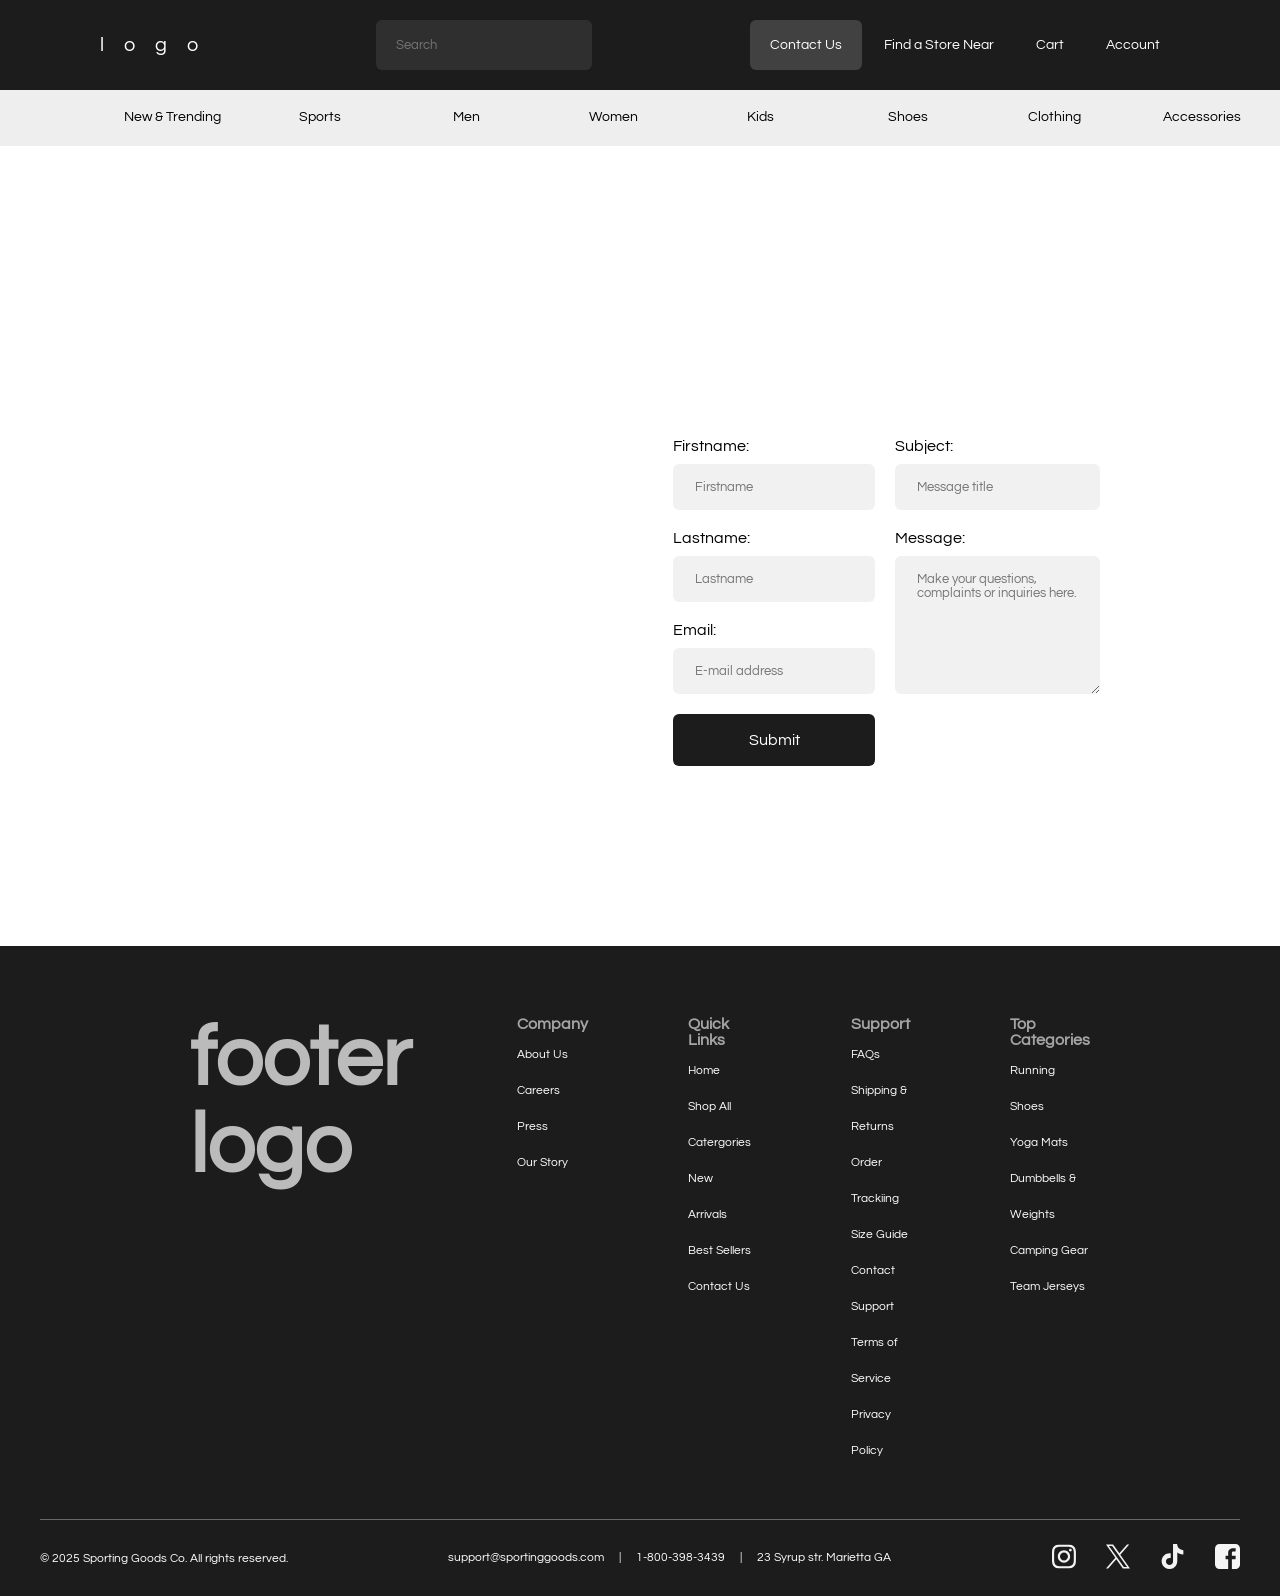
<file: contact.html>
<!-- Author: Oluwaperosayemi Adetunji
Explantion: This is the contact page. Customers reach out to the business through this page. -->

<!DOCTYPE html>
<html lang="en">
<head>
    <meta charset="UTF-8">
    <meta name="viewport" content="width=device-width, initial-scale=1.0">
    <link rel="stylesheet" href="css/typography.css">
    <link rel="stylesheet" href="css/nav-footer-styles.css">
    <link rel="stylesheet" href="css/animation.css">
    <link rel="stylesheet" href="css/contact-styles.css">
    <script src="JS/navcheck.js" defer></script>
    <script src="JS/animation.js" defer></script>
    <title>Contact Us</title>
</head>
<body>
    <!--************************************** HEADER ******************************************-->
    <header>
        <!-- NAV 1 -->
        <nav id="nav1" class="nav">
            <section class="logo"><a href="index.html">logo</a></section>

            <section class="search-bar" action="cart.html">
                <input type="text" placeholder="Search">
            </section>
            
            <!-- Nav1 links -->
            <section>
                <ul>
                    <li><a href="" style="background-color: #414141;">Contact Us</a></li>
                    <li><a href="">Find a Store Near</a></li>
                    <li><a href="cart.html">Cart</a></li>
                    <li><a href="account.html">Account</a></li>
                </ul>
            </section>
        </nav>


        <!-- NAV 2 -->
        <nav id="nav2" class="nav">
            <!-- Nav2 links -->
            <ul>
                <li><input type="checkbox" id="new-and-trending" class="toggle-checkbox"><label for="new-and-trending">New & Trending</label></li>
                <li><input type="checkbox" id="sports" class="toggle-checkbox"><label for="sports">Sports</label></li>
                <li><input type="checkbox" id="men" class="toggle-checkbox"><label for="men">Men</label></li>
                <li><input type="checkbox" id="women" class="toggle-checkbox"><label for="women">Women</label></li>
                <li><input type="checkbox" id="kids" class="toggle-checkbox"><label for="kids">Kids</label></li>
                <li><input type="checkbox" id="shoes" class="toggle-checkbox"><label for="shoes">Shoes</label></li>
                <li><input type="checkbox" id="clothing" class="toggle-checkbox"><label for="clothing">Clothing</label></li>
                <li><input type="checkbox" id="accessories" class="toggle-checkbox"><label for="accessories">Accessories</label></li>
                <li><input type="checkbox" id="outdoor" class="toggle-checkbox"><label for="outdoor">Outdoor</label></li>
                <li><input type="checkbox" id="equipment" class="toggle-checkbox"><label for="equipment">Equipment</label></li>
            </ul>


            <!-- NAV2 BANNERS -->
            <!-- New & Trending -->
            <div class="newandt-banner">
                <h3>New and Trending</h3>
                <section>
                    <div>
                        <h4><a href="#">Seasonal Highlights</a></h4>
                        <ul>
                            <li><a href="#">Spring 2025</a></li>
                            <li><a href="#">Fresh Arrivals</a></li>
                            <li><a href="#">Just Dropped</a></li>
                            <li><a href="#">Seasonal Picks</a></li>
                            <li><a href="#">Limited Edition</a></li>
                        </ul>
                    </div>

                    <div>
                        <h4><a href="#">Most Popular</a></h4>
                        <ul>
                            <li><a href="#">Trending Styles</a></li>
                            <li><a href="#">Best Sellers</a></li>
                            <li><a href="#">Back in Stock</a></li>
                            <li><a href="#">Customer Favorites</a></li>
                            <li><a href="#">Staff Picks</a></li>
                        </ul>
                    </div>

                    <div>
                        <h4><a href="#">Deals & Exclusives</a></h4>
                        <ul>
                            <li><a href="#">Online Exclusives</a></li>
                            <li><a href="#">Flash Deals</a></li>
                            <li><a href="#">Today Only</a></li>
                            <li><a href="#">Clearance</a></li>
                            <li><a href="#">Last Chance</a></li>
                        </ul>
                    </div>
                </section>
            </div>

            <!-- Sports -->
            <div class="sports-banner">
            <h3>Sports</h3>
                <section>
                    <div>
                        <h4><a href="#">Training & Outdoors</a></h4>
                        <ul>
                            <li><a href="#">Running</a></li>
                            <li><a href="#">Training & Gym</a></li>
                            <li><a href="#">Yoga & Studio</a></li>
                            <li><a href="#">Cycling</a></li>
                            <li><a href="#">Hiking</a></li>
                        </ul>
                    </div>

                    <div>
                        <h4><a href="#">Team Sports</a></h4>
                        <ul>
                            <li><a href="#">Basketball</a></li>
                            <li><a href="#">Soccer</a></li>
                            <li><a href="#">Baseball</a></li>
                            <li><a href="#">Tennis</a></li>
                            <li><a href="#">Golf</a></li>
                        </ul>
                    </div>        

                    <div>
                        <h4><a href="#">Specialty Gear</a></h4>
                        <ul>
                            <li><a href="#">Swim & Surf</a></li>
                            <li><a href="#">Winter Sports</a></li>
                            <li><a href="#">Protective Gear</a></li>
                            <li><a href="#">Sport Accessories</a></li>
                            <li><a href="#">Fan Shop</a></li>
                        </ul>
                    </div>
                </section>
            </div>

            <!-- Men -->
            <div class="men-banner">
                <h3>Men</h3>
                <section>
                    <div>
                        <h4><a href="#">Style Focus</a></h4>
                        <ul>
                            <li><a href="#">New Arrivals</a></li>
                            <li><a href="#">Seasonal Picks</a></li>
                            <li><a href="#">Everyday Basics</a></li>
                            <li><a href="#">Workwear</a></li>
                            <li><a href="#">Streetwear</a></li>
                        </ul>
                    </div>

                    <div>
                        <h4><a href="#">Clothing Essentials</a></h4>
                        <ul>
                            <li><a href="#">Shirts & Polos</a></li>
                            <li><a href="#">Jackets & Coats</a></li>
                            <li><a href="#">Jeans</a></li>
                            <li><a href="#">Loungewear</a></li>
                            <li><a href="#">Activewear</a></li>
                        </ul>
                    </div>

                    <div>
                        <h4><a href="#">Formal & Extras</a></h4>
                        <ul>
                            <li><a href="#">Suits & Formal</a></li>
                            <li><a href="#">Shoes</a></li>
                            <li><a href="#">Accessories</a></li>
                            <li><a href="#">Trending Now</a></li>
                            <li><a href="#">Best Sellers</a></li>
                        </ul>
                    </div>
                </section>
            </div>

            <!-- Women -->
            <div class="women-banner">
                <h3>Women</h3>
                <section>
                    <div>
                        <h4><a href="#">Style Focus</a></h4>
                        <ul>
                            <li><a href="#">New This Season</a></li>
                            <li><a href="#">Trending Styles</a></li>
                            <li><a href="#">Everyday Wear</a></li>
                            <li><a href="#">Workwear</a></li>
                            <li><a href="#">Evening Outfits</a></li>
                        </ul>
                    </div>

                    <div>
                        <h4><a href="#">Clothing Essentials</a></h4>
                        <ul>
                            <li><a href="#">Dresses</a></li>
                            <li><a href="#">Tops & Blouses</a></li>
                            <li><a href="#">Skirts & Pants</a></li>
                            <li><a href="#">Outerwear</a></li>
                            <li><a href="#">Activewear</a></li>
                        </ul>
                    </div>

                    <div>
                        <h4><a href="#">Shoes & Accessories</a></h4>
                        <ul>
                            <li><a href="#">Shoes</a></li>
                            <li><a href="#">Accessories</a></li>
                            <li><a href="#">Jewelry</a></li>
                            <li><a href="#">Loungewear</a></li>
                            <li><a href="#">Best Sellers</a></li>
                        </ul>
                    </div>
                </section>
            </div>

            <!-- Kids -->
            <div class="kids-banner">
                <h3>Kids</h3>
                <section>
                    <div>
                        <h4><a href="#">By Age</a></h4>
                        <ul>
                            <li><a href="#">Baby (0-2)</a></li>
                            <li><a href="#">Toddler (2-5)</a></li>
                            <li><a href="#">Boys (6-12)</a></li>
                            <li><a href="#">Girls (6-12)</a></li>
                            <li><a href="#">Teens</a></li>
                        </ul>
                    </div>

                    <div>
                        <h4><a href="#">Daily Wear</a></h4>
                        <ul>
                            <li><a href="#">School Uniforms</a></li>
                            <li><a href="#">Playwear</a></li>
                            <li><a href="#">Sportswear</a></li>
                            <li><a href="#">Shoes</a></li>
                            <li><a href="#">Accessories</a></li>
                        </ul>
                    </div>

                    <div>
                        <h4><a href="#">Special Picks</a></h4>
                        <ul>
                            <li><a href="#">Seasonal Picks</a></li>
                            <li><a href="#">Matching Outfits</a></li>
                            <li><a href="#">Toys & Games</a></li>
                            <li><a href="#">Back to School</a></li>
                            <li><a href="#">Best Sellers</a></li>
                        </ul>
                    </div>
                </section>
            </div>

            <!-- Shoes -->
            <div class="shoes-banner">
                <h3>Shoes</h3>
                <section>
                    <div>
                        <h4><a href="#">Sport & Casual</a></h4>
                        <ul>
                            <li><a href="#">Sneakers</a></li>
                            <li><a href="#">Running Shoes</a></li>
                            <li><a href="#">Sports Shoes</a></li>
                            <li><a href="#">Boots</a></li>
                            <li><a href="#">Sandals</a></li>
                        </ul>
                    </div>

                    <div>
                        <h4><a href="#">Formal & Dress</a></h4>
                        <ul>
                            <li><a href="#">Heels</a></li>
                            <li><a href="#">Flats</a></li>
                            <li><a href="#">Loafers</a></li>
                            <li><a href="#">Dress Shoes</a></li>
                            <li><a href="#">Slides & Slippers</a></li>
                        </ul>
                    </div>

                    <div>
                        <h4><a href="#">Highlights</a></h4>
                        <ul>
                            <li><a href="#">New Arrivals</a></li>
                            <li><a href="#">Seasonal Picks</a></li>
                            <li><a href="#">Trending Now</a></li>
                            <li><a href="#">Wide Fit</a></li>
                            <li><a href="#">Limited Editions</a></li>
                        </ul>
                    </div>
                </section>
            </div>

            <!-- Clothing -->
            <div class="clothing-banner">
                <h3>Clothing</h3>
                <section>
                    <div>
                        <h4><a href="#">Tops & Outerwear</a></h4>
                        <ul>
                            <li><a href="#">Tops</a></li>
                            <li><a href="#">Shirts</a></li>
                            <li><a href="#">Sweaters & Hoodies</a></li>
                            <li><a href="#">Jackets & Coats</a></li>
                            <li><a href="#">Dresses</a></li>
                        </ul>
                    </div>

                    <div>
                        <h4><a href="#">Bottoms</a></h4>
                        <ul>
                            <li><a href="#">Pants</a></li>
                            <li><a href="#">Shorts</a></li>
                            <li><a href="#">Skirts</a></li>
                            <li><a href="#">Denim</a></li>
                            <li><a href="#">Loungewear</a></li>
                        </ul>
                    </div>

                    <div>
                        <h4><a href="#">Special Picks</a></h4>
                        <ul>
                            <li><a href="#">Activewear</a></li>
                            <li><a href="#">Workwear</a></li>
                            <li><a href="#">Seasonal Picks</a></li>
                            <li><a href="#">Trending Now</a></li>
                            <li><a href="#">Best Sellers</a></li>
                        </ul>
                    </div>
                </section>
            </div>

            <!-- Accessories -->
            <div class="accessories-banner">
                <h3>Accessories</h3>
                <section>
                    <div>
                        <h4><a href="#">Daily Essentials</a></h4>
                        <ul>
                            <li><a href="#">Bags</a></li>
                            <li><a href="#">Wallets</a></li>
                            <li><a href="#">Belts</a></li>
                            <li><a href="#">Hats & Caps</a></li>
                            <li><a href="#">Scarves</a></li>
                        </ul>
                    </div>

                    <div>
                        <h4><a href="#">Fashion Picks</a></h4>
                        <ul>
                            <li><a href="#">Jewelry</a></li>
                            <li><a href="#">Watches</a></li>
                            <li><a href="#">Sunglasses</a></li>
                            <li><a href="#">Hair Accessories</a></li>
                            <li><a href="#">Socks & Ties</a></li>
                        </ul>
                    </div>

                    <div>
                        <h4><a href="#">Special Extras</a></h4>
                        <ul>
                            <li><a href="#">Gloves</a></li>
                            <li><a href="#">Tech Accessories</a></li>
                            <li><a href="#">Travel Gear</a></li>
                            <li><a href="#">Seasonal Picks</a></li>
                            <li><a href="#">Trending Now</a></li>
                        </ul>
                    </div>
                </section>
            </div>

            <!-- Outdoor -->
            <div class="outdoor-banner">
                <h3>Outdoor</h3>
                <section>
                    <div>
                        <h4><a href="#">Adventure Gear</a></h4>
                        <ul>
                            <li><a href="#">Hiking Gear</a></li>
                            <li><a href="#">Camping Essentials</a></li>
                            <li><a href="#">Climbing</a></li>
                            <li><a href="#">Fishing</a></li>
                            <li><a href="#">Backpacks</a></li>
                        </ul>
                    </div>

                    <div>
                        <h4><a href="#">Seasonal Sports</a></h4>
                        <ul>
                            <li><a href="#">Running Trail</a></li>
                            <li><a href="#">Swim & Water</a></li>
                            <li><a href="#">Winter Gear</a></li>
                            <li><a href="#">Outdoor Footwear</a></li>
                            <li><a href="#">Outerwear</a></li>
                        </ul>
                    </div>

                    <div>
                        <h4><a href="#">Tech & Tools</a></h4>
                        <ul>
                            <li><a href="#">Tents & Shelters</a></li>
                            <li><a href="#">Portable Lighting</a></li>
                            <li><a href="#">Tech & Gadgets</a></li>
                            <li><a href="#">Seasonal Picks</a></li>
                            <li><a href="#">Best Sellers</a></li>
                        </ul>
                    </div>
                </section>
            </div>

            <!-- Equipment -->
            <div class="equipment-banner">
                <h3>Equipment</h3>
                <section>
                    <div>
                        <h4><a href="#">Training Gear</a></h4>
                        <ul>
                            <li><a href="#">Fitness Machines</a></li>
                            <li><a href="#">Weights & Dumbbells</a></li>
                            <li><a href="#">Resistance Bands</a></li>
                            <li><a href="#">Yoga Mats</a></li>
                            <li><a href="#">Training Gear</a></li>
                        </ul>
                    </div>

                    <div>
                        <h4><a href="#">Sports Equipment</a></h4>
                        <ul>
                            <li><a href="#">Protective Equipment</a></li>
                            <li><a href="#">Team Sports Gear</a></li>
                            <li><a href="#">Rackets & Bats</a></li>
                            <li><a href="#">Balls & Nets</a></li>
                            <li><a href="#">Cycling Equipment</a></li>
                        </ul>
                    </div>

                    <div>
                        <h4><a href="#">Recovery & Storage</a></h4>
                        <ul>
                            <li><a href="#">Recovery Tools</a></li>
                            <li><a href="#">Bags & Storage</a></li>
                            <li><a href="#">Tech Gadgets</a></li>
                            <li><a href="#">Seasonal Picks</a></li>
                            <li><a href="#">Trending Now</a></li>
                        </ul>
                    </div>
                </section>
            </div>
        </nav>

        <!-- <section class="banner">
            <h1>Contact Us</h1>
        </section> -->
    </header>
    
    
    
    <!--************************************** MAIN ******************************************-->
    <main>
        <h2>Get in touch with us!</h2>
        <div class="main-container">
            <section>
                <p>
                    Whether you have a question about products, orders, or equipment recommendations,<br>
                    our team is ready to assist. Send us a message.
                </p>

                <div>
                    <h3>Customer Support</h3>
                    <p>    
                        Phone: (800) 555-SPORT (7767) <br>
                        Email: support@activegear.com <br>
                        Hours: Monday-Friday, 9:00 AM - 6:00 PM EST
                    </p>
                </div>
                
                <div>
                    <h3>Store Location</h3>
                    <p>
                        ActiveGear Sporting Goods <br>
                        123 Fitness Way, Springfield, USA <br>
                    </p>
                </div>
<!-- 
                <p>
                    <h3>Stay Connected</h3>
                    Follow us for the latest gear updates, promotions, and sports tips: <br>
    
                    <span>Instagram: <a href="">@ActiveGearSports</a><br></span>
    
                    <span>Facebook: <a href="">ActiveGearOfficial</a><br></span>
    
                    <span>X (Twitter): <a href="">@ActiveGearUSA</a><br></span>
                </p> -->
            </section>
            
            <section>
                <form action="">
                    <div>
                        <label for="fname">Firstname:</label>
                        <input type="text" id="fname" name="name" placeholder="Firstname" required>
                    </div>
                            
                    <div>
                        <label for="subject">Subject:</label>
                        <input type="text" id="subject" name="subject" placeholder="Message title">
                    </div>
                    
                    <div>
                        <label for="lname">Lastname:</label>
                        <input type="text" id="lname" name="name" placeholder="Lastname" required>
                    </div>
                    
                    <div>
                        <label for="message">Message:</label>
                        <textarea id="message" name="message" placeholder="Make your questions, complaints or inquiries here." required></textarea>
                    </div>
                    
                    <div>
                        <label for="email">Email:</label>
                        <input type="email" id="email" name="email" placeholder="E-mail address" required>
                    </div>
        
                    <div>
                        <button type="submit">Submit</button>
                    </div>
                </form>
            </section>
        </div>
    </main>



    <!--************************************** FOOTER ******************************************-->
    <footer>
        <section class="footer-sections footer-top">
            <h1>footer logo</h1>

            <div class="footer-links">
                <Section class="company footer-top-sections">
                    <h4>Company</h4>
    
                    <ul>
                            <li><a href="">About Us</a></li>
                            <li><a href="">Careers</a></li>
                            <li><a href="">Press</a></li>
                            <li><a href="">Our Story</a></li>
                    </ul>
                </Section>
    
                <Section class="quick-links footer-top-sections">
                    <h4>Quick Links</h4>
    
                    <ul>
                        <li><a href="">Home</a></li>
                        <li><a href="">Shop All</a></li>
                        <li><a href="">Catergories</a></li>
                        <li><a href="">New Arrivals</a></li>
                        <li><a href="">Best Sellers</a></li>
                        <li><a href="">Contact Us</a></li>
                    </ul>
                </Section>
    
                <Section class="support footer-top-sections">
                    <h4>Support</h4>
    
                    <ul>
                        <li><a href="">FAQs</a></li>
                        <li><a href="">Shipping & Returns</a></li>
                        <li><a href="">Order Trackiing</a></li>
                        <li><a href="">Size Guide</a></li>
                        <li><a href="">Contact Support</a></li>
                        <li><a href="">Terms of Service</a></li>
                        <li><a href="">Privacy Policy</a></li>
                    </ul>
                </Section>
    
                <Section class="footer-top-sections">
                    <h4>Top Categories</h4>
        
                    <ul>
                        <li><a href="">Running Shoes</a></li>
                        <li><a href="">Yoga Mats</a></li>
                        <li><a href="">Dumbbells & Weights</a></li>
                        <li><a href="">Camping Gear</a></li>
                        <li><a href="">Team Jerseys</a></li>
                    </ul>
                </Section>

                <!-- <section class="resources footer-top-sections">
                    <h4>Resources</h4>
                    <ul>
                        <li><a href="">Blog</a></li>
                        <li><a href="">Buying Guides</a></li>
                        <li><a href="">Gift Cards</a></li>
                        <li><a href="">Affiliate Program</a></li>
                    </ul>
                </section>

                <section class="services footer-top-sections">
                    <h4>Services</h4>
                    <ul>
                        <li><a href="">Personal Training</a></li>
                        <li><a href="">Equipment Rental</a></li>
                        <li><a href="">Custom Orders</a></li>
                        <li><a href="">Corporate Packages</a></li>
                    </ul>
                </section> -->
            </div>
        </section>
        
        <section class="footer-sections footer-bottom">
            <p>© 2025 Sporting Goods Co. All rights reserved.</p>

            <div class="contact-us">
                <!-- <h4>Contact Us</h4> -->
    
                <ul>
                    <li><a href="">support@sportinggoods.com</a></li> |
                    <li><a href="">1-800-398-3439</a></li> |
                    <li><a href="">23 Syrup str. Marietta GA</a></li>
                </ul>
            </div>

            <ul class="social-media-links">
                <li><a href=""><img src="img/social-link-logos/logos-white/Logo Instagram.svg" alt="Instagram"></a></li>
                <li><a href=""><img src="img/social-link-logos/logos-white/X Logo.svg" alt="x"></a></li>
                <li><a href=""><img src="img/social-link-logos/logos-white/cib_tiktok.svg" alt="TikTok"></a></li>
                <li><a href=""><img src="img/social-link-logos/logos-white/brandico_facebook-rect-1.svg" alt="facebook"></a></li>
            </ul>
        </section>
    </footer>
</body>
</html>
</file>
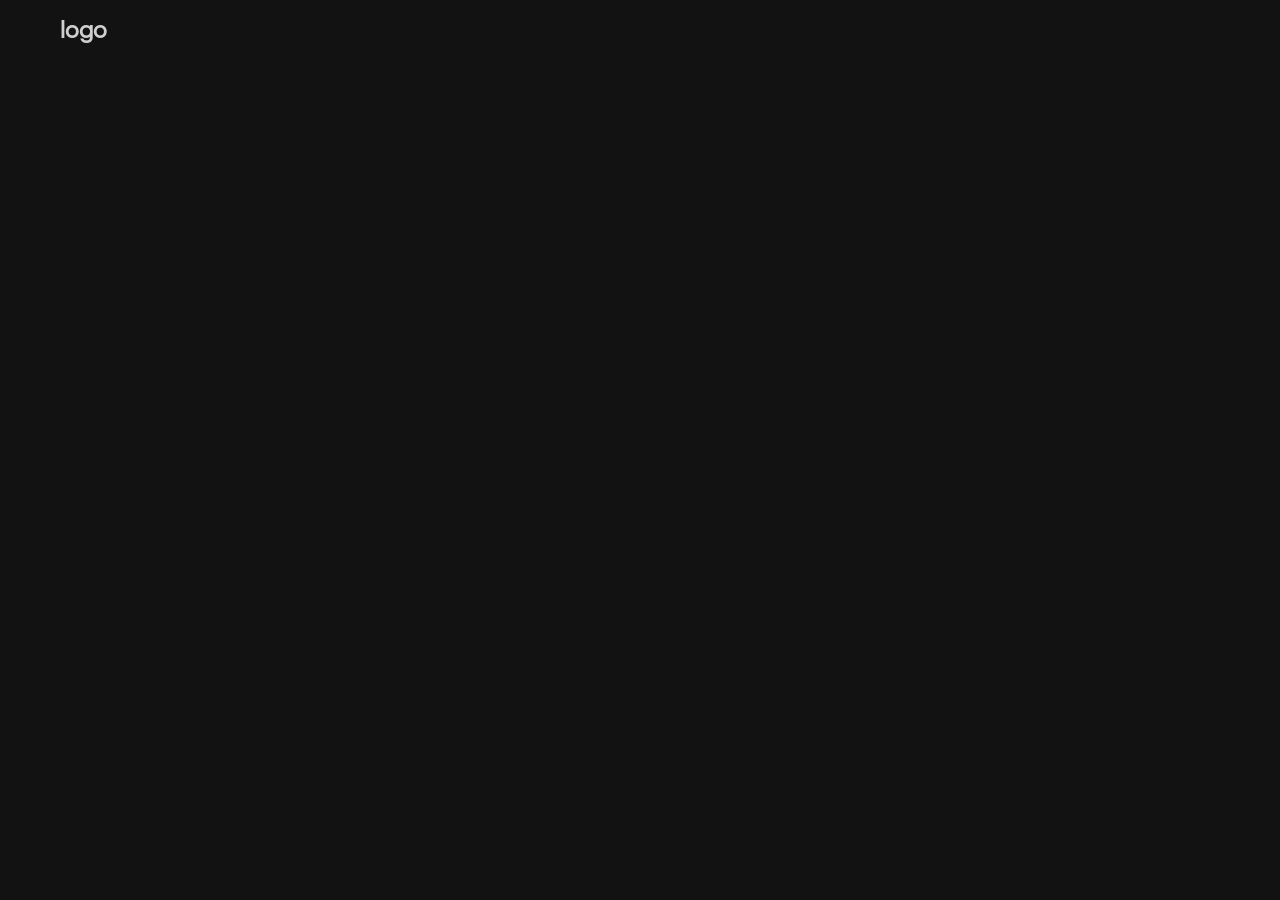
<file: login.html>
<!-- Author: Oluwaperosayemi Adetunji
Explantion: Login page. Self explanatory -->

<!DOCTYPE html>
<html lang="en">
<head>
    <meta charset="UTF-8">
    <meta name="viewport" content="width=device-width, initial-scale=1.0">
    <link rel="stylesheet" href="css/typography.css">
    <link rel="stylesheet" href="css/login-signup.css">
    <title>login</title>
</head>
<body class="login-body">
    <header>
        <nav id="nav1" class="nav">
            <!-- <video autoplay muted loop playsinline>
                <source src="https://cdn.cosmos.so/10c98179-1b98-49d5-a706-3088bf064adb.mp4">
            </video> -->
            <section>logo</section>
        </nav>
    </header>

    <main class="login-main">
            <video autoplay muted loop playsinline>
                <source src="https://cdn.cosmos.so/fe742eee-a1d9-4057-a1ed-3bc611dff54f.mp4">
                <!-- <source src=""> -->
            </video>
        
        <form action="index.html">
            <div class="login-header">
                <h2>Login</h2>
                <p>or <a href="signup.html">create an account</a></p>
            </div>

            <section class="textfield-container">
                <label for="email" class="textfield-labels">Email or Username</label>
                <input type="email" id="email" class="textfields" placeholder=" " required>
            </section>
            
                <section class="textfield-container">
                <label for="password" class="textfield-labels">Password</label>
                <input type="password" id="password" class="textfields" placeholder=" " required>
            </section>


                
            <section class="submit">
                <input type="submit"  value="Login" id="login">
            </section>

            <div class="bottom-link">
                <a href="">forgot password?</a>
            </div>
        </form>
    </main>
</body>
</html>
</file>
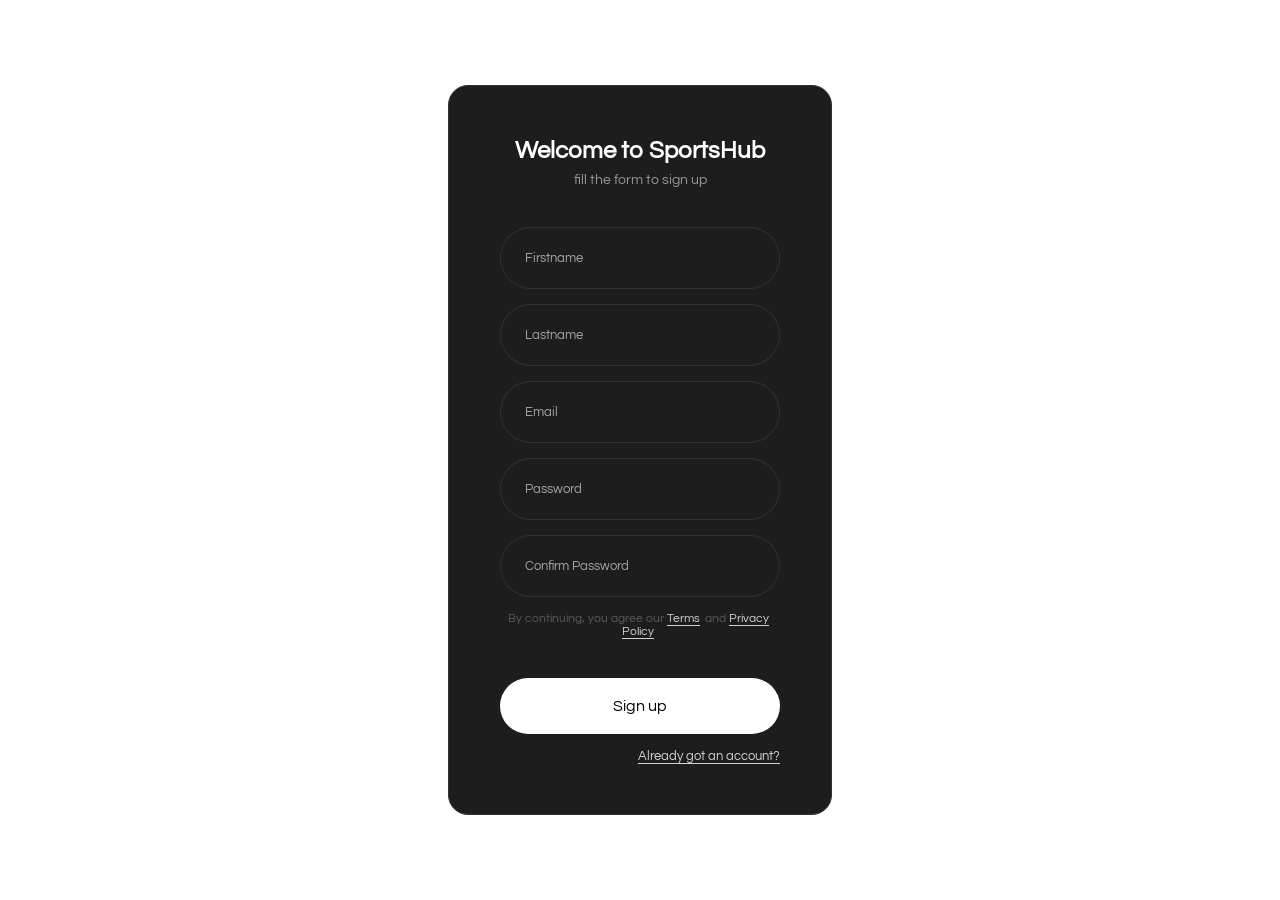
<file: signup.html>
<!-- Author: Oluwaperosayemi Adetunji
Explantion: sign-up page. Self explanatory -->

<!DOCTYPE html>
<html lang="en">
<head>
    <meta charset="UTF-8">
    <meta name="viewport" content="width=device-width, initial-scale=1.0">
    <link rel="stylesheet" href="css/typography.css">
    <link rel="stylesheet" href="css/login-signup.css">
    <title>sign up</title>
</head>
<body>
    <video autoplay muted loop playsinline id="bg-video">
        <source src="https://cdn.cosmos.so/b7b443d8-a30c-4d48-91ab-f42023b6c2a1.mp4">
    </video>
    <header>
        <nav id="nav1" class="nav">
            <section>logo</section>
        </nav>
    </header>

    <main>
        
        <form action="index.html">
            <div class="signup-header">
                <h2>Welcome to SportsHub</h2>
                <p>fill the form to sign up</p>
            </div>

            <section class="textfield-container">
                <label for="fname" class="textfield-labels">Firstname</label>
                <input type="text" id="fname" class="textfields" placeholder="" required>
            </section>
            
            <section class="textfield-container">
                <label for="lname" class="textfield-labels">Lastname</label>
                <input type="text" id="lname" class="textfields" placeholder="">
            </section>
            
            <section class="textfield-container">
                <label for="address" class="textfield-labels">Email</label>
                <input type="text" id="address" class="textfields" placeholder="" required>
            </section>
            
            <section class="textfield-container">
                <label for="password" class="textfield-labels">Password</label>
                <input type="password" id="password" class="textfields" placeholder="" required>
            </section>
            
            <section class="textfield-container">
                <label for="confirm-password" class="textfield-labels">Confirm Password</label>
                <input type="password" id="confirm-password" class="textfields" placeholder="" required>
            </section>
           
            <section class="textfield-checkbox" class="textfield-labels">
                <!-- <div>
                    <input type="checkbox" id="newsletter">
                    <label for="newsletter">Sign me up for updates on exclusive offers</label>
                </div> -->

                <div>
                    <p>By continuing, you agree our <a href="">Terms</a> and <a href="">Privacy Policy</a></p>
                </div>
            </section>

            <section class="submit">
                <input type="submit" name="Sign up" id="sign-up" value="Sign up">
            </section>

            <div class="bottom-link">
                <a href="login.html">Already got an account?</a>
            </div>
        </form>
    </main>

    <footer>
        <section>
            <div></div>
            <div></div>
            <div></div>
            <div></div>
        </section>

        <section>
            <div></div>
            <div></div>
            <div></div>
            <div></div>
        </section>
    </footer>
</body>
</html>
</file>
<file: css/typography.css>
/* Author: Oluwaperosayemi Adetunji
Explantion: This sets the typestyles for all pages. */

@import url('https://fonts.googleapis.com/css2?family=Questrial&display=swap');

*{
    font-family: 'Questrial', sans-serif;
}
</file>
<file: css/nav-footer-styles.css>
/* Author: Oluwaperosayemi Adetunji
Explantion: This handles the styles for the navbar and footer on all pages */

*{
    padding: 0;
    margin: 0;
    box-sizing: border-box;
}
html{
    scroll-behavior: smooth;
}
/***************************************** NAVIGATION STYLES ***********************************/
nav, nav ul{
    display: flex;
}
nav{
    background-color: #1c1c1c;
    justify-content: center;
    align-items: center;
}
nav ul{
    list-style-type: none;
    height: auto;
    width: auto;
    justify-content: space-between;
    gap: 2px;
}
nav ul li a, nav ul li label{
    text-decoration: none;
    display: block;
    font-size: 14px;
}
nav ul li a:hover, nav ul li label{
    cursor: pointer;
}




/* NAV1 ---------------------------------------------*/
#nav1{
    position: sticky;
    top: 0;
    padding: 20px 100px;
    width: 100%;
    justify-content: space-between; /*splits logo form other nav1 content */
    z-index: 100;
}
#nav1 ul li a{
    color: white;
    border-radius: 6px;
    padding: 18px 20px;
}
#nav1 ul li a:hover{
    background-color: #414141;
}

#nav1 .logo{
    height: auto;
}
#nav1 .logo a{
    text-decoration: none;
    color: white;
    font-size: 20px;
    letter-spacing: 20px;
}
#nav1 .search-bar{
    width: 20%;
    transition: all 0.3s ease;
}
#nav1 .search-bar:focus-within{
    width: 30%;
}
#nav1 .search-bar input{
    background-color: #2f2f2f;
    color: white;
    width: 100%;
    padding: 18px 20px;
    border-radius: 6px;
    border: none;
}




/* NAV2 ---------------------------------------------*/
#nav2{
    display: flex;
    flex-direction: column;
}
#nav2 > ul{
    padding: 0px 100px;
    background-color: #eeeeee;
    width:100%;
    z-index: 5;
}
#nav2 > ul li label{
    color: black;
    width: 145px;
    text-align: center;
    padding: 20px 0;
    border-bottom: 2px solid transparent;
}
#nav2 > ul li label:hover,
#nav2:has(#new-and-trending:checked) label[for="new-and-trending"],
#nav2:has(#sports:checked) label[for="sports"],
#nav2:has(#men:checked) label[for="men"],
#nav2:has(#women:checked) label[for="women"],
#nav2:has(#kids:checked) label[for="kids"],
#nav2:has(#shoes:checked) label[for="shoes"],
#nav2:has(#clothing:checked) label[for="clothing"],
#nav2:has(#accessories:checked) label[for="accessories"],
#nav2:has(#outdoor:checked) label[for="outdoor"],
#nav2:has(#equipment:checked) label[for="equipment"]{
    border-bottom-color: #414141;
    background-color: #dfdfdfdf;
}
.toggle-checkbox{
    display: none;
}


#nav2 > div{
    position: absolute;
    background-color: white;
    border-bottom: #4c4c4c 2px solid;
    top: -238px;
    width: 100%;
    padding: 40px 80px;
    transition: top 800ms ease-in 1600ms,
                top 800ms ease-out;
    z-index: 1;
}


/* NAV 2 BANNERS ------------------------------------*/
#nav2:has(#new-and-trending:checked) .newandt-banner,
#nav2:has(#sports:checked) .sports-banner,
#nav2:has(#men:checked) .men-banner,
#nav2:has(#women:checked) .women-banner,
#nav2:has(#kids:checked) .kids-banner,
#nav2:has(#shoes:checked) .shoes-banner,
#nav2:has(#clothing:checked) .clothing-banner,
#nav2:has(#accessories:checked) .accessories-banner,
#nav2:has(#outdoor:checked) .outdoor-banner,
#nav2:has(#equipment:checked) .equipment-banner{
    top: 147px;
    transition: top 800ms ease;
}

#nav2 > div h3{
    font-size: 27px;
    color: #1c1c1c;
}
#nav2 > div section{
    display: flex;
    justify-content: space-between;
    gap: 20px;
}
#nav2 > div section div{
    width: 30%;
}
#nav2 > div section h4{
    padding: 30px 0 10px 0;
    border-bottom: #b4b4b4 1px solid;
    margin-bottom: 15px;
}
#nav2 > div section h4 a{
    text-decoration: none;
    color: #414141;
}
#nav2 > div section ul{
    width: 100%;
    flex-direction: column;
    justify-content: space-between;/
}
#nav2 > div section ul li a{
    color: black;
    padding: 12px 0;
}
#nav2 > div section ul li a:hover, #nav2 > div section h4 a:hover{
    text-decoration: underline;
}



/********************************************* FOOTER STYLES *************************************************/
footer{
    background-color: #1c1c1c;
    color: #ffffff;
    height: auto;
    padding: 70px 40px 20px 40px;
}

.footer-sections{
    display: flex;
}

/* FOOTER TOP -----------------------------*/
.footer-top{
    padding: 0 150px;
    justify-content: space-between;
}
.footer-top h1{
    font-size: 84px;
    font-weight: 700;
    opacity: .7;
}
.footer-links{
    display: flex;
    gap: 100px;
}
.footer-top-sections{}



/* FOOTER BOTTOM --------------------------*/
.footer-bottom{
    justify-content: space-between;
    align-items: center;
    border-top: .2px solid #676767;
    padding-top: 20px;
    margin-top: 50px;
}
.footer-bottom p{
    font-size: 12px;
}

.contact-us ul{
    display: flex;
    justify-content: space-between;
    gap: 15px;
}
.footer-top-sections h4, .contact-us h4{
    margin: 0 0 5px 0;
    opacity: .6;
    font-weight: bold;
}
.footer-top-sections ul, .contact-us ul{
    font-size: 12px;
    list-style-type: none;
    line-height: 3;
}
.footer-top-sections ul li a, .contact-us ul li a{
    color: #ffffff;
    text-decoration: none;
}
.footer-top-sections ul li a:hover{
    border-bottom: 1px solid #ffffff;
    
}

.social-media-links{
    list-style-type: none;
    display: flex;
    gap: 30px;
}





/* BUTTON STYLES */
button,
input[type = submit],
input[type = button]{
    transform: scaleX(1) scaleY(1);
    transition: transform .15s cubic-bezier(0.4, 0, 0.2, 1);
}
button:hover,
input[type = submit]:hover,
input[type=button]:hover{
    cursor: pointer;
}

button:active,
input[type = submit]:active,
input[type= button]:active{
    transform: scaleX(.88) scaleY(.88);
}
</file>
<file: css/index-styles.css>
/* Author: Oluwaperosayemi Adetunji
Explantion: This handles styles on the homepage "index.html". */

/********************************************** HEADER STYLES **************************************************/
header{
    margin-bottom: 60px;
    height: 80vh;
    width: 100vw;
}

.banner{
    height: 100%;
    width: 100%;
    /* background-image: url(https://images.unsplash.com/photo-1530870110042-98b2cb110834?ixlib=rb-4.1.0&ixid=M3wxMjA3fDB8MHxwaG90by1wYWdlfHx8fGVufDB8fHx8fA%3D%3D&auto=format&fit=crop&q=80&w=2340); */
    /* background-image: url(https://images.unsplash.com/photo-1574629810360-7efbbe195018?ixlib=rb-4.1.0&ixid=M3wxMjA3fDB8MHxwaG90by1wYWdlfHx8fGVufDB8fHx8fA%3D%3D&auto=format&fit=crop&q=80&w=3393); */
    background-image: url(https://images.unsplash.com/photo-1536244792875-ae64f6842985?ixlib=rb-4.1.0&ixid=M3wxMjA3fDB8MHxwaG90by1wYWdlfHx8fGVufDB8fHx8fA%3D%3D&auto=format&fit=crop&q=80&w=2764);
    background-repeat: no-repeat;
    background-size: cover;
    background-attachment: fixed;
    color: white;
}
.banner-content{
    height: 100%;
    display: flex;
    flex-direction: column;
    justify-content: center;
    gap: 40px;
    /* background-color: lightblue; */
    padding: 60px 100px;
}
.banner-content h1{
    font-size: 120px
}
.banner-content input{
    border: none;
    background-color: #1c1c1c;
    color: #ffffff;
    padding: 12px 30px;
}
/* .banner-img-div{
    height: 50%;
    background-color: grey;
}
.banner-img-div img{
    background-color: rgb(163, 116, 56);
} */





/********************************************* MAIN STYLES *****************************************************/
main{
    padding: 60px 0;
}
.main-section{
    /* background-color: red; */
    display: flex;
    flex-direction: column;
    gap: 20px;
    padding: 0 100px;
    margin-top: 120px;
}
.main-section-div2{
    /* background-color: blue; */
    display: flex;
    gap: 15px;
    justify-content: space-between;
}
.main-section-div2 section{
    background-color: #f5f5f5;
    width: 100%;
}
.main-section-div2 section button{
    border: none;
    border-radius: 6px;
    background-color: #1c1c1c;
    color: #ffffff;
    padding: 16px 40px;
}


/* MAIN SECTIONS -------------------------------*/
/* SHOP BY CATEGORY */
.shop-by-category .main-section-div2{}
.shop-by-category .main-section-div2 section{
    padding: 30px;
    height: 350px;
    display: flex;
    flex-direction: column;
    justify-content: space-between;
    align-items: center;
}
.shop-by-category .main-section-div2 section div{
    text-align: center;
}

/* FEATURED PRODUCTS */
.featured-products .main-section-div2{
    display: grid;
    grid-template-columns: repeat(2, 1fr);
}
.featured-products .main-section-div2 section{
    padding: 30px;
    height: 250px;
    display: flex;
    flex-direction: column;
    justify-content: space-between;
}
.featured-products .main-section-div2 section div{}
/* .featured-products .main-section-div2 section button{
    border: none;
    background-color: #414141;
    color: #ffffff;
    padding: 12px 30px;
} */

/* BEST SELLERS */
.best-sellers .main-section-div2{
    height: 300px;
}
.best-sellers .main-section-div2 section{
    padding: 30px;
    display: flex;
    justify-content: space-between;
    align-items: end;
    gap: 10px;
}
.best-sellers .main-section-div2 section div{
    height: 100%;
    display: flex;
    flex-direction: column;
    justify-content: space-between;
}
.best-sellers .main-section-div2 section a button{
    width: 150px;
}

/* DEALS AND PROPMOTIONS */
.deals-and-promotions .main-section-div2{
    display: grid;
    grid-template-columns: repeat(4, 1fr);
}
.deals-and-promotions .main-section-div2 section{
    height: 200px;
    padding: 30px 0;
    display: flex;
    flex-direction: column;
    justify-content: space-between;
    text-align: center;
}

/* WHY SHOP WITH US */
.why-shop-with-us{
    /* background-color: #414141; */
}
/* .why-shop-with-us h2{
    background-image: url(https://images.unsplash.com/photo-1617144520113-88ae706a86eb?ixlib=rb-4.1.0&ixid=M3wxMjA3fDB8MHxwaG90by1wYWdlfHx8fGVufDB8fHx8fA%3D%3D&auto=format&fit=crop&q=80&w=2490);
    background-repeat: no-repeat;
    background-size: cover;
    background-attachment: fixed;
    color: white;
    padding: 60px 40px;

} */
.why-shop-with-us ul{
    /* background-color: #676767; */
    padding: 0 20px;
}
.why-shop-with-us ul li{
    /* background-color: #b4b4b4; */
    margin: 0 0 40px 0;
}

/* POPULAR BRANDS */
.popular-brands .main-section-div2 section{
    /* background-color: #f5f5f5; */
    text-align: center;
    padding: 20px 0;
}
.popular-brands .main-section-div2 section .brand-logos{
    /* background-color: #414141; */
}
.popular-brands .main-section-div2 section .brand-logos img{
    height: 70px;
    margin-bottom: 10px;
    /* background-color: #676767; */
}
</file>
<file: css/animation.css>
/* Author: Oluwaperosayemi Adetunji
Explantion: This handles most if not all the animations on all pages. The transition to and from pages and button annimations. */

/* ENTRY */
.banner {
  animation: downNIn 700ms cubic-bezier(0.25, 0.8, 0.25, 1) 1; /* 'ease' but smoother */
}
@keyframes downNIn {
  0% { opacity: 0; transform: translateY(-40px); }
  100% { opacity: 1; transform: translateY(0); }
}

main {
  animation: upNFade 700ms cubic-bezier(0.25, 0.8, 0.25, 1) 1;
}
@keyframes upNFade {
  0% { opacity: 0; transform: translateY(40px); }
  100% { opacity: 1; transform: translateY(0); }
}

/* EXIT */
.upNOut {
  animation: upNOut 500ms cubic-bezier(0.4, 0, 0.2, 1) forwards;
}
@keyframes upNOut {
  0% { opacity: 1; transform: translateY(0); }
  100% { opacity: 0; transform: translateY(-40px); }
}

.downNFade {
  animation: downNFade 500ms cubic-bezier(0.4, 0, 0.2, 1) forwards;
}
@keyframes downNFade {
  0% { opacity: 1; transform: translateY(0); }
  100% { opacity: 0; transform: translateY(40px); }
}
</file>
<file: css/account-styles.css>
/* Author: Oluwaperosayemi Adetunji
Explantion: This handles styles on only the accounts page. */

.banner{
    /* background-color: grey; */
    background-image: url(https://images.unsplash.com/photo-1530870110042-98b2cb110834?ixlib=rb-4.1.0&ixid=M3wxMjA3fDB8MHxwaG90by1wYWdlfHx8fGVufDB8fHx8fA%3D%3D&auto=format&fit=crop&q=80&w=2340);
    background-size: 100%;
    background-position-y: 40%;
    /* background-attachment: fixed; */
}

h1{
    padding: 70px 100px 30px 100px;
    color: white;
    font-size: 50px;
    text-shadow: 0px 0px 60px #1c1c1c;
    backdrop-filter: blur(8px);
    /* letter-spacing: 7px; */
}


main{
    /* background-color: #dddddd; */
    display: grid;
    grid-template-rows: auto auto auto auto auto;
    grid-template-columns: 60% 40%;
    gap: 10px;
    padding: 80px 100px 100px 100px;
}
main section{
    /* width: 60%; */
    /* background-color: orange; */
    height:auto
}
/* 
main section:nth-child(4),
main section:nth-child(5),
main section:nth-child(6){
    grid-column: span 2;
    background-color: #1c1c1c;
} */

main section label{
    display: block;
    height: auto;
    padding: 30px 40px;
    background-color: #2472;
    color: black;
    border-radius: 8px;
    text-align: left;
    cursor: pointer;
    /* border: #4c4c4c 2px solid; */
    box-shadow: 0px 3px 2px 0px #2475 ;
    /* margin-bottom: 1px; */
}
main section label:hover{
    background-color: #2476;
}
main section input[type = checkbox]{
    display: none;
}

main section ul{
    /* background-color: #2473; */
    display: flex;
    flex-direction: column;
    /* justify-content: space-around; */
    gap: 5px;
    padding: 0 30px;
    margin-top: 0;
    height: 0;
    overflow: hidden;
    transition: height 600ms ease, margin 200ms ease;
}
main section ul li{
    background-color: #2473;
    color: black;
    padding: 20px 60px;
    border-radius: 8px;
    /* border-bottom: 2px solid #4c4c4c; */
    list-style-type: none;
}
main section ul li:hover{
    background-color: #2478;
}

main section:nth-child(1):has(#profile-info:checked) ul{
    height: 190px;
    margin-top: 9px;
}
main section:nth-child(2):has(#my-orders:checked) ul{
    height: 250px;
    margin-top: 9px;
}




/* PROFILE CARD *//* PROFILE CARD *//* PROFILE CARD *//* PROFILE CARD *//* PROFILE CARD *//* PROFILE CARD *//* PROFILE CARD */
.profile-card{
    background-color: #253555;
    color: white;
    border-radius: 8px;
    grid-column: 2;
    grid-row: 1/ span 4;

    display: flex;
    flex-direction: column;
    justify-content: space-between;
    padding: 50px ;
}

.profile, .profile-info{
    display: flex;
    justify-content: space-between;
}

.profile h2, .pfp,
.profile-info span, .profile-info span p{
    display: inline-block;
}



.profile{
    position: relative;
    align-items: center;
}
.pfp{
    background-image: url(https://images.unsplash.com/photo-1599009434802-ca1dd09895e7?ixlib=rb-4.1.0&ixid=M3wxMjA3fDB8MHxwaG90by1wYWdlfHx8fGVufDB8fHx8fA%3D%3D&auto=format&fit=crop&q=80&w=2340);
    background-size: 150%;
    background-repeat: no-repeat;
    /* background-color: red; */
    background-position-x: 50%;
    background-position-y: 50%;
    border-radius: 50%;
    height: 180px;
    width: 180px;
}
.pfp-border{
    display: flex;
    justify-content: center;
    align-items: center;
    position: absolute;
    right: 0;
    bottom: -50px;
    /* background-color: red; */
    border-radius: 50%;
    border: 6px solid white;
    /* padding: 2px; */

}


.profile-info{
    /* background-color: aliceblue; */
    flex-direction: column;
    gap: 10px;
}


.logout-section{
    text-align: center;
}
.logout-btn{
    background-color: red;
    color: white;
    padding: 20px 180px;
    font-size: 20px;
    border: none;
    border-radius: 6px;
    
}
</file>
<file: css/contact-styles.css>
/* Author: Oluwaperosayemi Adetunji
Explantion: This handles the styles for the contact us page. */

/********************************************** HEADER STYLES **************************************************/
header{
    width: 100vw;
}

.banner{
    padding: 40px 40px;
    height: 100%;
    width: 100%;
}
/* .banner-content{
    height: 100%;
    display: flex;
    flex-direction: column;
    justify-content: center;
    gap: 40px;
    padding: 60px 40px;
}
.banner-content h1{
    font-size: 170px
}
.banner-content input{
    border: none;
    background-color: #414141;
    color: #ffffff;
    padding: 12px 30px;
}
.banner-img-div{
    height: 50%;
    background-color: grey;
}
.banner-img-div img{
    background-color: rgb(163, 116, 56);
} */





/********************************************* MAIN STYLES *****************************************************/
main{
    width: 100vw;
    background-image: url(https://images.unsplash.com/photo-1570192164067-6f2d28702ae8?ixlib=rb-4.1.0&ixid=M3wxMjA3fDB8MHxwaG90by1wYWdlfHx8fGVufDB8fHx8fA%3D%3D&auto=format&fit=crop&q=80&w=2340);
    background-repeat: no-repeat;
    background-size: 100%;
    background-attachment: fixed;
    color: white;
}
main h2{
    padding: 120px 120px 60px 140px;
    font-size: 70px;
    /* text-align: center; */
}

.main-container{
    /* background-color: white; */
    height: auto;
    padding: 0 140px 140px 140px;
    display: flex;
    justify-content: space-between;
    gap: 20px;
}

.main-container section{
    /* background-color: #dddbc0; */
    height: auto;
    width: 100%;
}
.main-container section:nth-child(1){
    /* background-color: #c0dddb; */
    padding: 40px;
    
    display: flex;
    flex-direction: column;
    justify-content: space-between;
    /* gap: 5px; */
}
.main-container section:nth-child(1) h3{
    margin-bottom: 5px;
}
.main-container section:nth-child(1) p{
    line-height: 25px;
}

/************************************** FORM STYLES ********************************************/
.main-container form{
    /* background-color: #2c2c2c; */
    background-color: white;
    border-radius: 6px;
    display: grid;
    grid-template-columns: 1fr 1.5fr;
    grid-template-rows: 1fr 1fr 1fr;
    gap: 20px;
    padding: 40px;
    color: black;
    /* margin: 40px; */
}
.main-container form div{
    /* background-color: brown; */
    display: flex;
    flex-direction: column;
    gap: 10px;
}
.main-container form label{
    /* display: inline-block; */
    /* padding: 12px 20px; */
    border: none;
}
.main-container form div textarea,
.main-container form div input{
    padding: 16px 22px;
    /* border: 1px solid #414141bd; */
    border: none;
    background-color: #f1f1f1;
    border-radius: 6px;
    height: 100%;
}

.main-container form div:nth-child(4){
    grid-row: span 2;
}
/* .main-container form div:nth-child(5){
    display: flex;
    align-items: end;
} */
.main-container form div:nth-child(6) button{
    background-color: #1c1c1c;
    border: none;
    border-radius: 6px;
    padding: 18px 0;
    width: 100%;

    color: white;
    font-size: 16px;
    cursor: pointer;
}
</file>
<file: css/login-signup.css>
/* Author: Oluwaperosayemi Adetunji
Explantion: This handles the styles for both the login and signup pages. */

*{
    padding: 0;
    margin: 0;
    box-sizing: border-box;
}



/* SIGN UP BACKGROUND */
#bg-video {
  position: fixed;
  top: 0;
  left: 0;
  width: 100%;
  height: 100%;
  object-fit: cover;  /* keeps aspect ratio, fills screen */
  z-index: -1;        /* behind everything */
}




body{
    /* background-color: #191919; */
    /* background-image: url('../img/ski2.svg'); */
    background-repeat: no-repeat;
    background-size: cover;
    /* color: white; */
    /* font-family: 'Questrial', sans-serif; */
}

header{
    position: fixed;
    /* background-color: black; */
}
nav{
    display: flex;
    align-items: center; /* Y axis */
    padding: 0 60px;
    height: 60px;
}
/* nav video{
    height: 40px;
    border-radius: 50%;
    margin-right: 10px;
} */
nav section{
    /* background-color: red; */
    font-size: 24px;
    font-weight: bold;
    color: white;
    opacity: 0.8;
}

a{
    color: #ffffff;
    opacity: 0.8;
    text-decoration: none;
    border-bottom: .5px solid white;
}
a:hover{
    opacity: 1;
    cursor: pointer;
    border-bottom: .5px solid transparent;
}

main{
    display: flex;
    flex-direction: column;
    justify-content: center;
    align-items: center; /* X axis*/ 
}

main{
    height: 100vh;
    /* background: black; */
}
.login-header, .signup-header{
    text-align: center;
    /* background-color: red; */
    margin-bottom: 40px;
    color: white;
}
main div h2{
    /* background: blue; */
    margin-bottom: 10px;
}
main div p{
    font-size: 14px;
    color: #979797;
}

form{
    /* margin-top: 15vh; */
    height: auto;
    width: 30%;
    padding: 4% 4%;
    background-color: #121212f3;
    border: solid 1px #333;
    border-radius: 20px;
}

form section{
    /* background: purple; */
    position: relative;
    /* width: 100%; */
    /* height: 100%; */
    /* display: flex; */
    /* justify-content: space-between;
    align-items: center; */
    /* padding: 1%; */
    margin: 0 0 15px 0;
}


.textfield-labels{
    /* background-color: yellow; */
    font-size: 13px;
    color: white;
    opacity: 0.6;
    position: absolute;
    left: 25px;
    top: 50%;
    transform: translateY(-50%);
    transition: all 0.3s ease  ;
}


.textfields{
    background-color: #1d1d1d;
    color: white;
    padding: 23px 25px;
    width: 100%;
    border: solid .2px #59595955;
    border-radius: 50px;
}

.textfield-container:has(.textfields:focus) .textfield-labels, .textfield-container:has(.textfields:not(:placeholder-shown)) .textfield-labels{
    top: 11px;
    /* left: 25px; */
    font-size: 11px;
    /* background-color: blue; */
    opacity: 0.6;
    padding: 0 1px;
}

.textfield-checkbox{
    display: block;
}
.textfield-checkbox :nth-child(1){
    margin-right: 2px;
}
.textfield-checkbox div{
    margin-bottom: 5px;
}
.textfield-checkbox div p, .textfield-checkbox div label{
    color: #595959;
    font-size: 12px;
    text-align: center;
}

.submit{
    display: flex;
    justify-content: center;
    margin-top: 40px;
}
.submit input{
    width: 100%;
    padding: 20px 25px;
    font-size: 16px;
    border: none;
    border-radius: 50px;
    background: white;
}
.submit input:hover{
    cursor: pointer;
    background: #c2c2c2;
}

.bottom-link{
    text-align: right;
    font-size: 13px;
}









/* LOGIN STYLE */
.login-main{
    height: 100;
    margin: 0;
    background-color: #121212;
    flex-direction: row;
    justify-content: space-between;
    overflow: hidden;
}
.login-main > video{
    /* width: 100%; */
    height: 110%;
    /* width: 20; */
    object-fit: fill;
    /* z-index: -1; */
}
.login-main > form{
    position: relative;
    margin: 0 auto;
    
}
</file>
